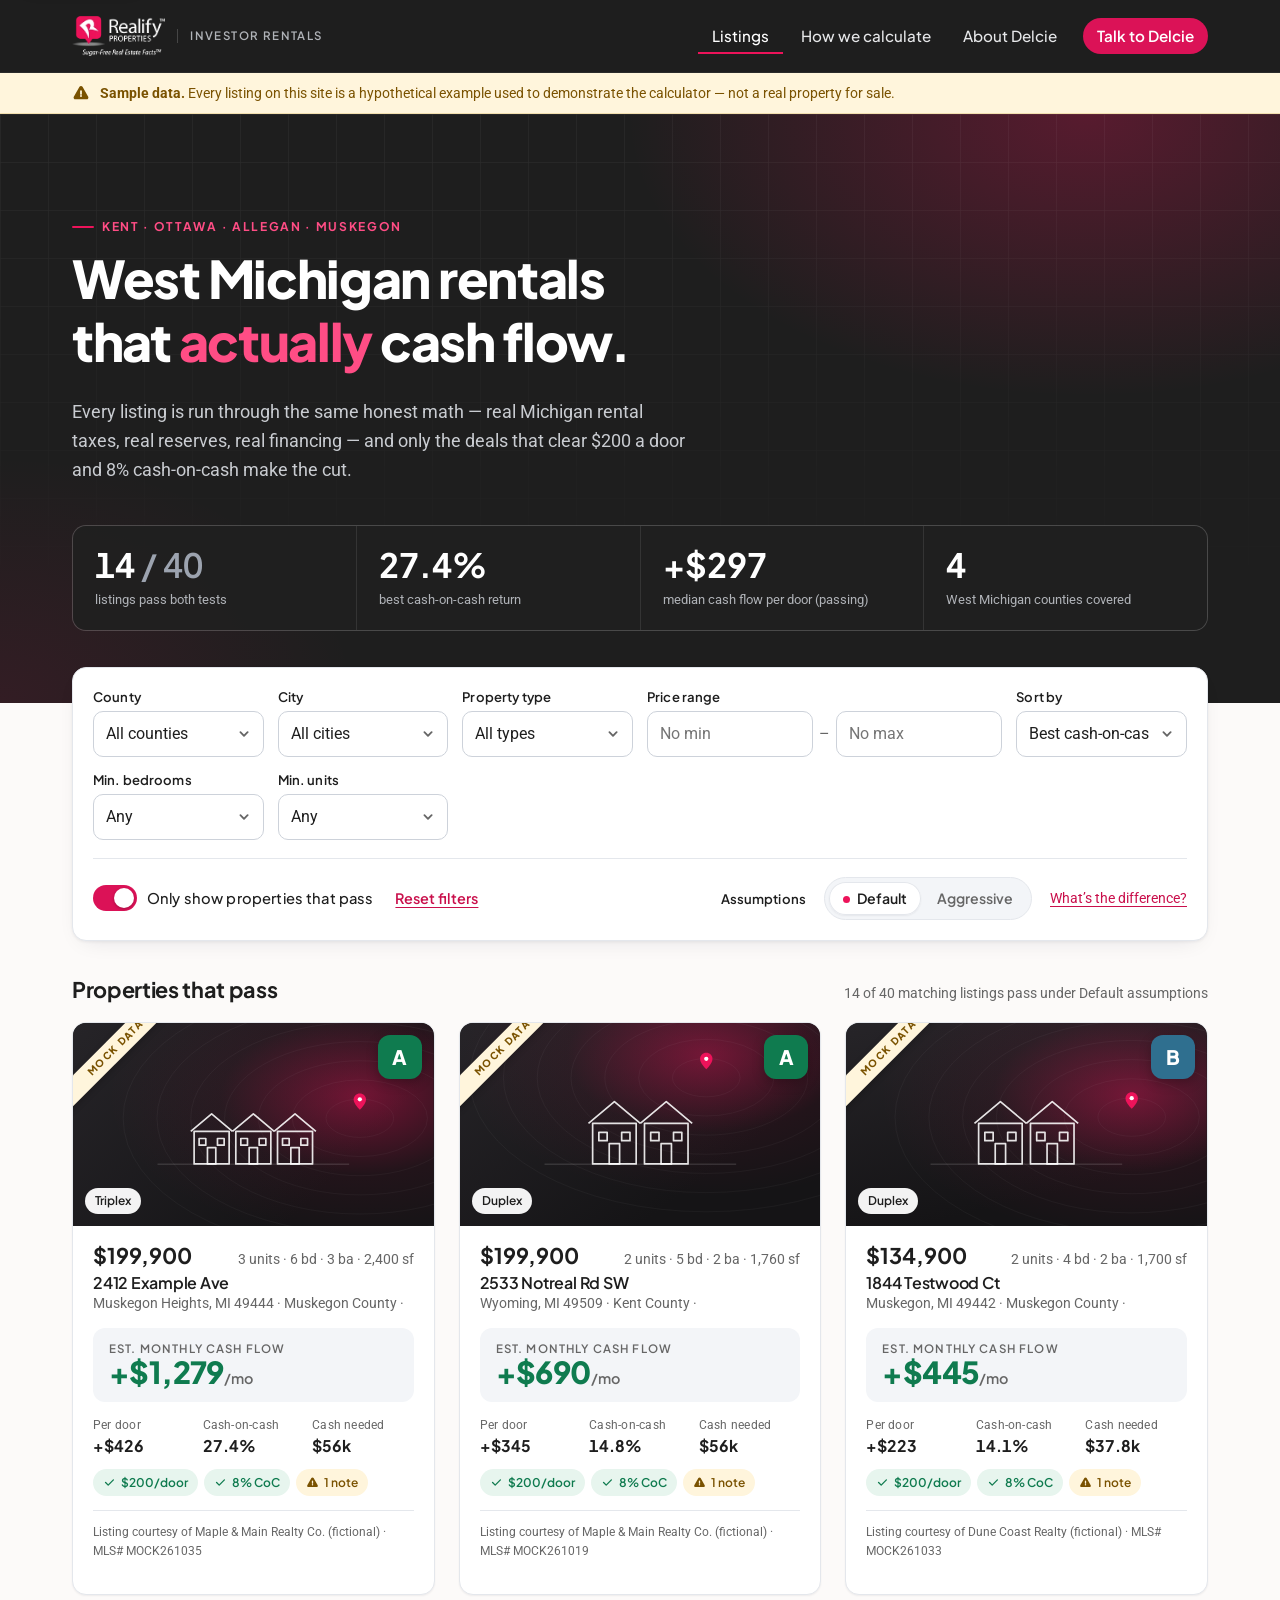
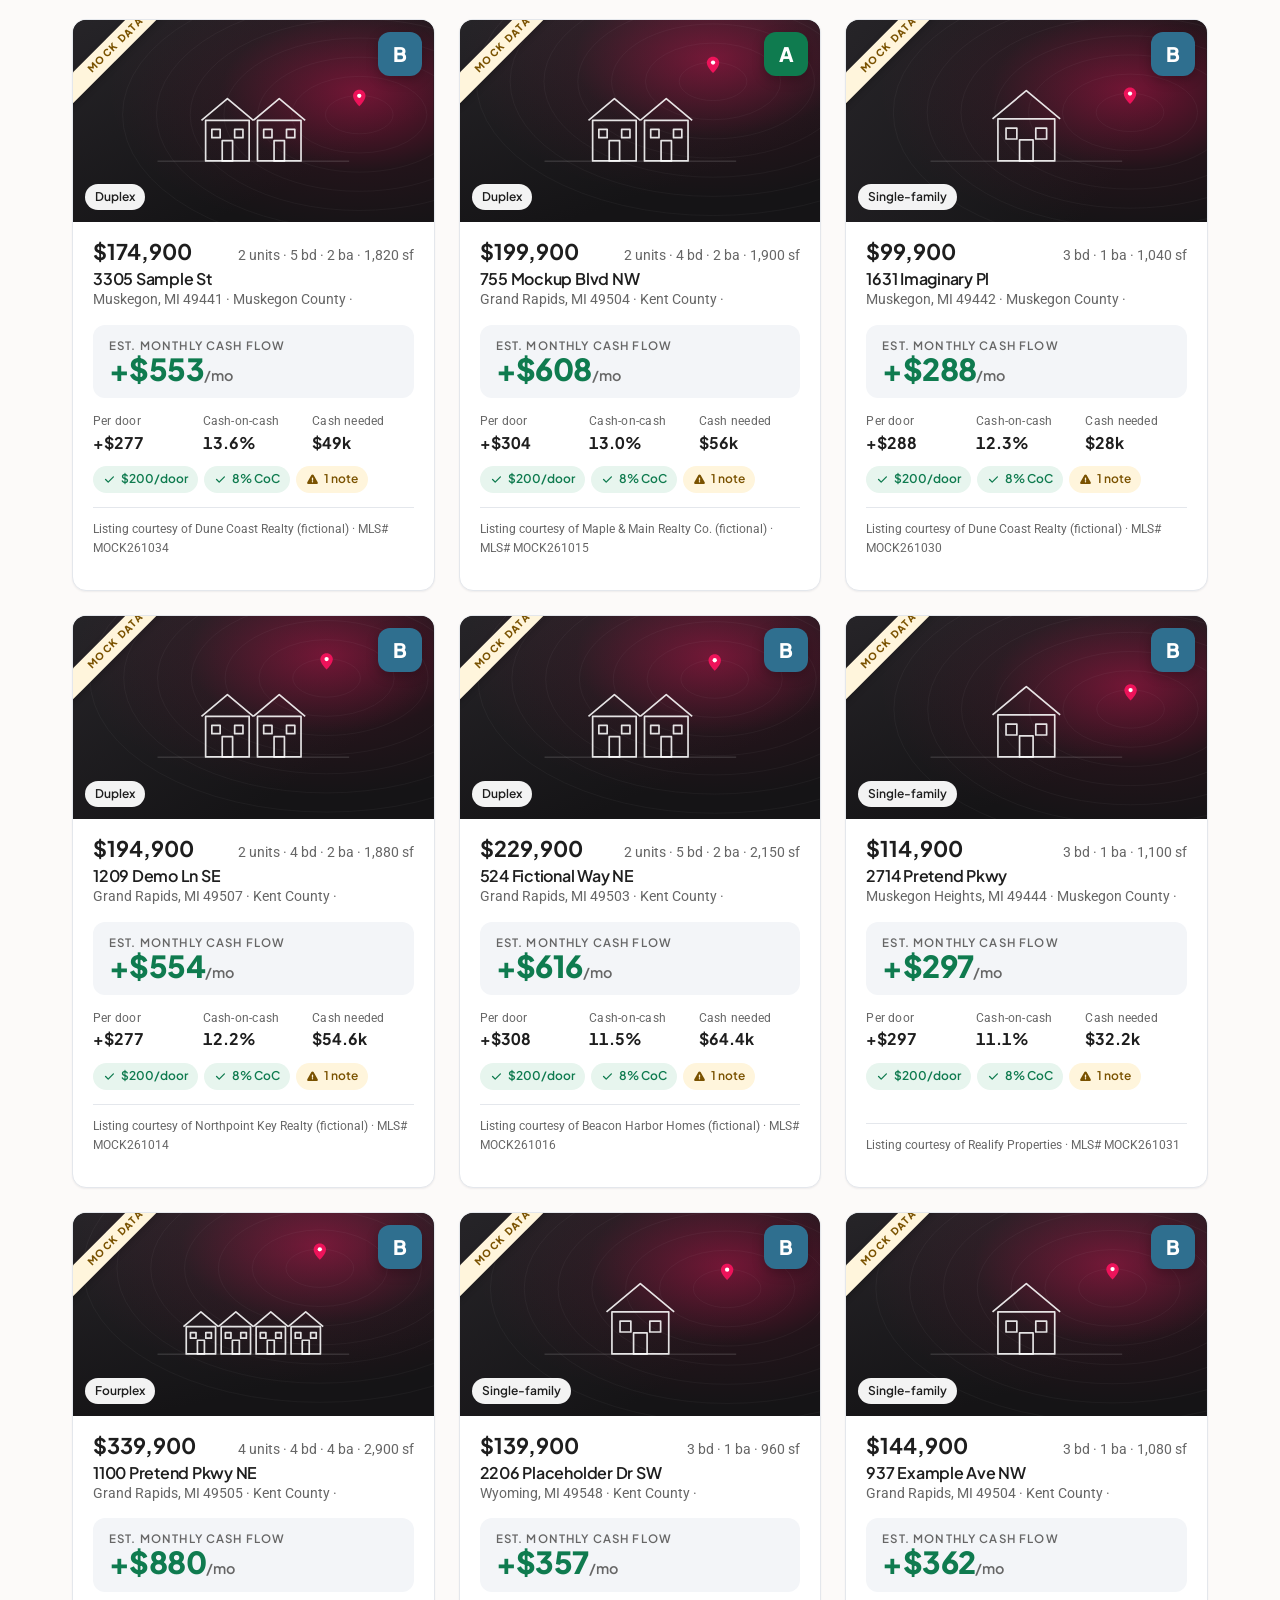
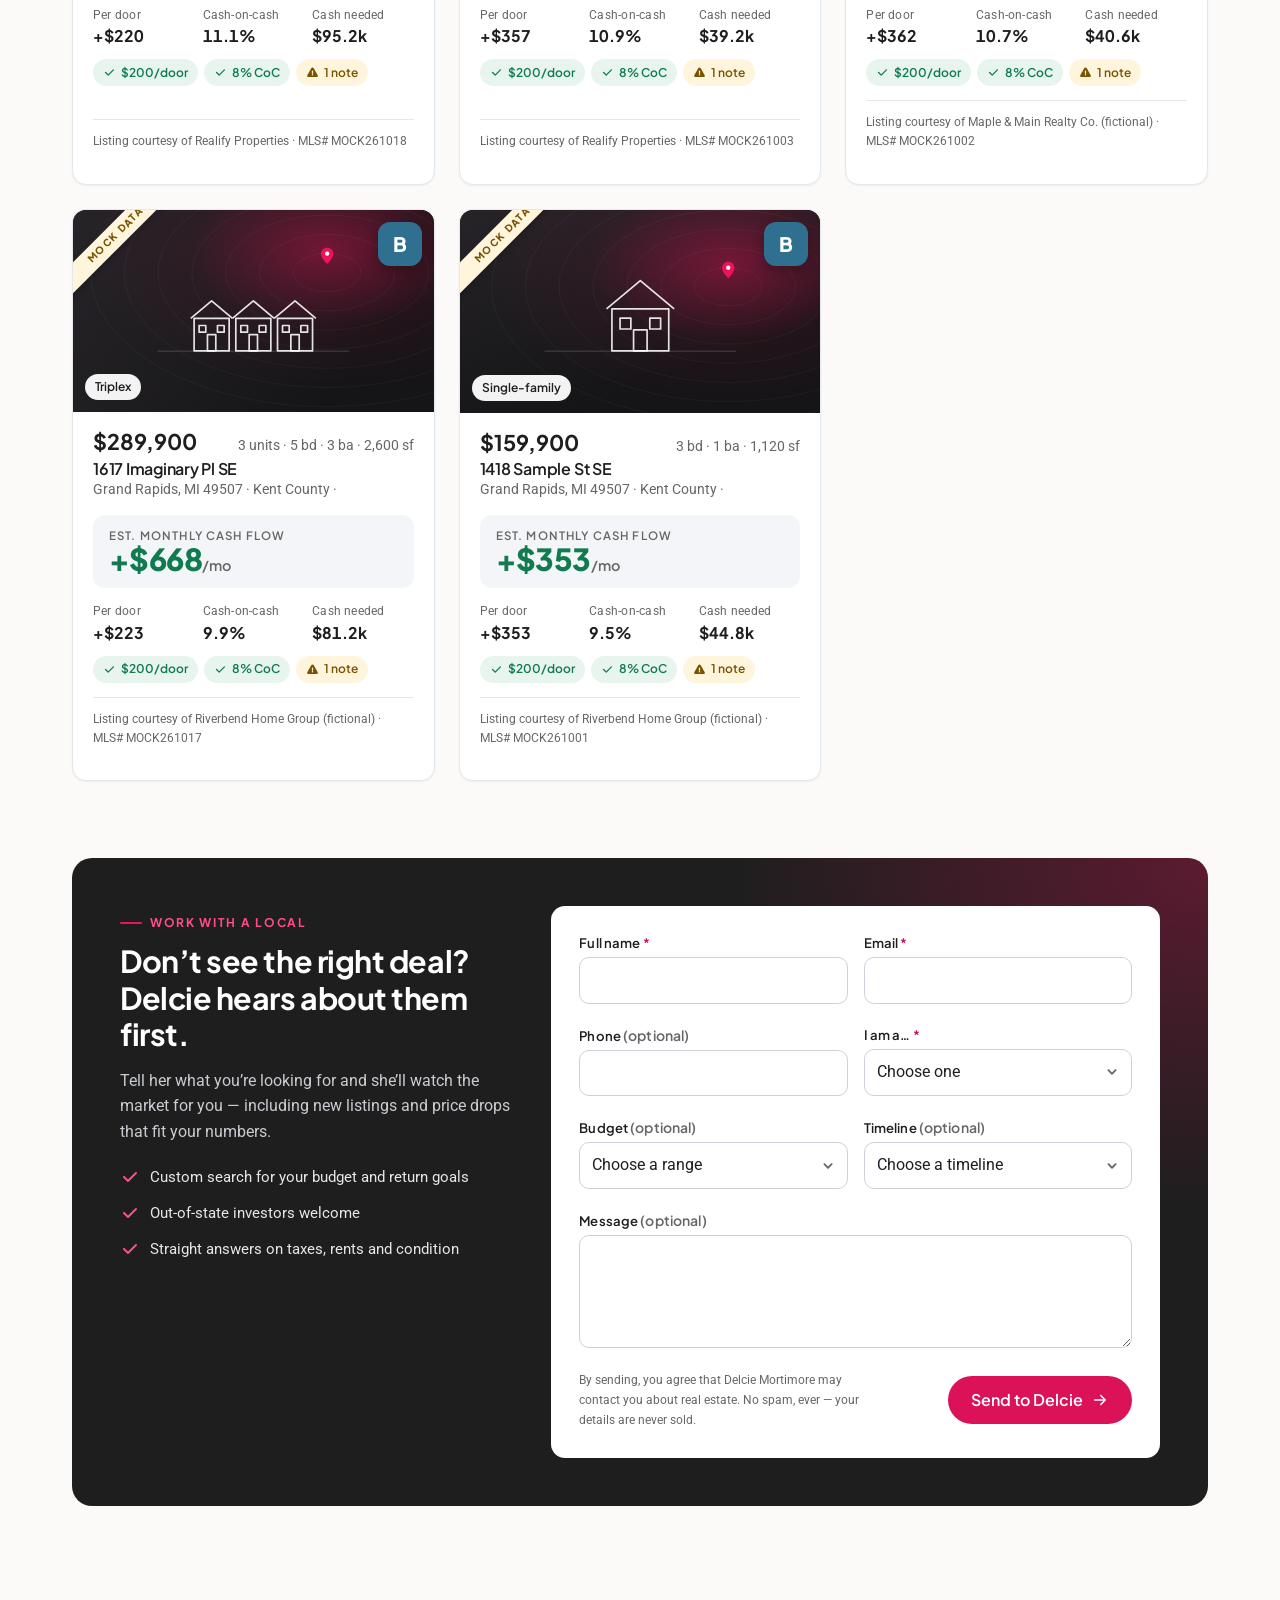
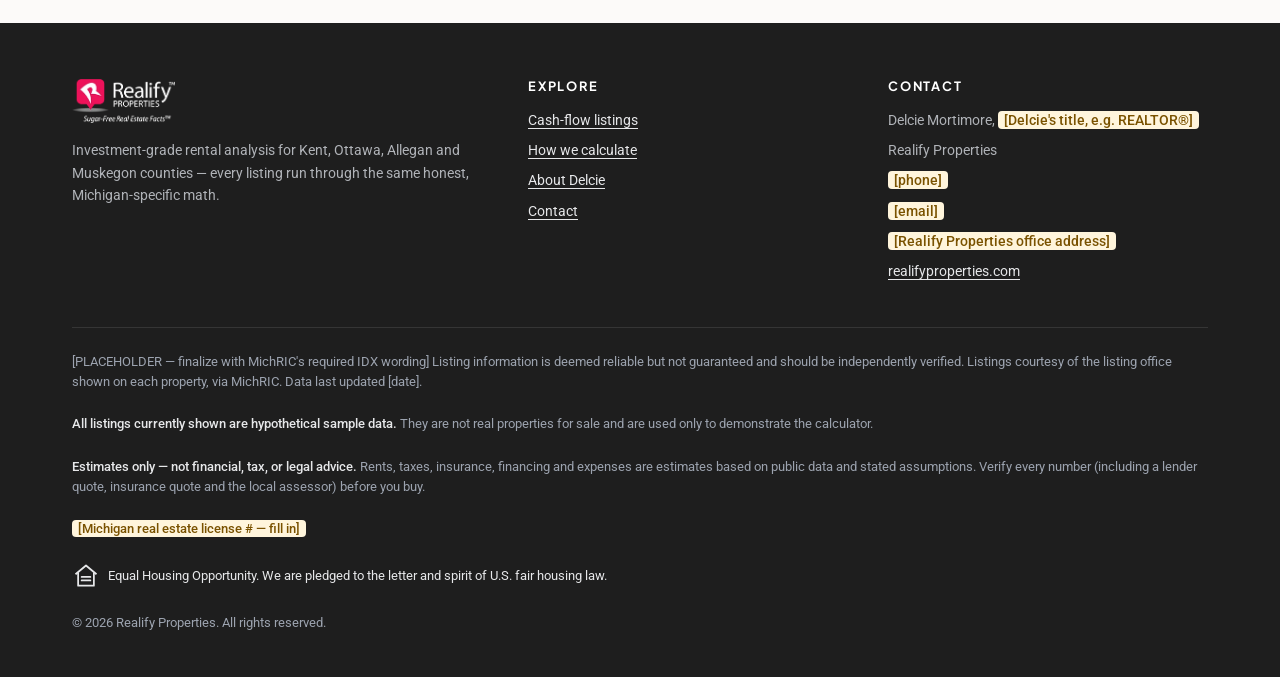
<file: index.html>
<!doctype html>
<html lang="en">
<head>
<meta charset="utf-8">
<meta name="viewport" content="width=device-width, initial-scale=1">
<title>West Michigan Cash-Flow Rentals | Realify Properties</title>
<meta name="description" content="West Michigan rental properties screened for real cash flow — Michigan-specific taxes, honest reserves, and every number shown. Kent, Ottawa, Allegan and Muskegon counties.">
<meta name="theme-color" content="#1E1E1E">
<link rel="icon" href="assets/img/favicon.svg" type="image/svg+xml">
<link rel="preconnect" href="https://fonts.googleapis.com">
<link rel="preconnect" href="https://fonts.gstatic.com" crossorigin>
<link rel="stylesheet" href="https://fonts.googleapis.com/css2?family=Plus+Jakarta+Sans:wght@500;600;700;800&family=Roboto:wght@400;500;700&display=swap">
<link rel="stylesheet" href="assets/css/site.css">
</head>
<body data-page="listings">
<a class="skip-link" href="#main">Skip to content</a>
<header id="site-header" class="site-header"></header>

<main id="main">
  <section class="hero" aria-labelledby="hero-title">
    <div class="container">
      <p class="eyebrow">Kent · Ottawa · Allegan · Muskegon</p>
      <h1 id="hero-title">West Michigan rentals that <em>actually</em> cash flow.</h1>
      <p class="lede">Every listing is run through the same honest math — real Michigan rental taxes, real reserves, real financing — and only the deals that clear <span id="hero-door">$200</span> a door and <span id="hero-coc">8%</span> cash-on-cash make the cut.</p>
      <div class="hero-stats" id="hero-stats" aria-live="polite">
        <div class="hero-stat"><div class="v">—</div><div class="k">Loading…</div></div>
      </div>
    </div>
  </section>

  <div class="container">
    <section class="filters" aria-label="Filter and sort listings">
      <div class="filters-grid">
        <div class="field"><label for="f-county">County</label><select id="f-county"><option value="">All counties</option></select></div>
        <div class="field"><label for="f-city">City</label><select id="f-city"><option value="">All cities</option></select></div>
        <div class="field"><label for="f-type">Property type</label><select id="f-type"><option value="">All types</option></select></div>
        <div class="field span-2">
          <span class="label" id="f-price-label">Price range</span>
          <div class="price-pair" role="group" aria-labelledby="f-price-label">
            <input id="f-price-min" type="number" inputmode="numeric" min="0" step="10000" placeholder="No min" aria-label="Minimum price in dollars">
            <span aria-hidden="true">–</span>
            <input id="f-price-max" type="number" inputmode="numeric" min="0" step="10000" placeholder="No max" aria-label="Maximum price in dollars">
          </div>
        </div>
        <div class="field"><label for="f-sort">Sort by</label>
          <select id="f-sort">
            <option value="coc">Best cash-on-cash</option>
            <option value="perdoor">Best cash flow per door</option>
            <option value="price-asc">Price: low to high</option>
            <option value="price-desc">Price: high to low</option>
            <option value="newest">Newest listings</option>
          </select>
        </div>
        <div class="field"><label for="f-beds">Min. bedrooms</label>
          <select id="f-beds"><option value="0">Any</option><option value="1">1+</option><option value="2">2+</option><option value="3">3+</option><option value="4">4+</option><option value="5">5+</option><option value="6">6+</option></select>
        </div>
        <div class="field"><label for="f-units">Min. units</label>
          <select id="f-units"><option value="0">Any</option><option value="2">2+</option><option value="3">3+</option><option value="4">4</option></select>
        </div>
      </div>
      <div class="filters-row">
        <div class="group">
          <label class="switch"><input type="checkbox" id="f-pass" checked><span class="track" aria-hidden="true"></span>Only show properties that pass</label>
          <button type="button" class="link-btn" id="f-reset">Reset filters</button>
        </div>
        <div class="group">
          <span class="label" id="preset-label">Assumptions</span>
          <div class="segmented" id="f-presets" role="group" aria-labelledby="preset-label">
            <button type="button" data-preset="default" aria-pressed="true">Default</button>
            <button type="button" data-preset="aggressive" aria-pressed="false">Aggressive</button>
          </div>
          <a class="small" href="method.html#presets">What’s the difference?</a>
        </div>
      </div>
    </section>

    <div class="results-head">
      <h2 id="results-title">Properties that pass</h2>
      <p class="muted small" id="results-count" aria-live="polite"></p>
    </div>
    <div class="cards" id="cards">
      <div class="loading" style="grid-column:1/-1"><div class="spinner"></div>Crunching the numbers…</div>
    </div>
  </div>

  <section class="section" aria-labelledby="lead-title">
    <div class="container">
      <div class="lead">
        <div class="lead-inner">
          <div>
            <p class="eyebrow">Work with a local</p>
            <h2 id="lead-title">Don’t see the right deal? Delcie hears about them first.</h2>
            <p class="lede">Tell her what you’re looking for and she’ll watch the market for you — including new listings and price drops that fit your numbers.</p>
            <ul class="lead-points">
              <li><svg viewBox="0 0 20 20" fill="currentColor" aria-hidden="true"><path d="M16.7 5.3a1 1 0 010 1.4l-8 8a1 1 0 01-1.4 0l-4-4a1 1 0 111.4-1.4L8 12.6l7.3-7.3a1 1 0 011.4 0z"/></svg>Custom search for your budget and return goals</li>
              <li><svg viewBox="0 0 20 20" fill="currentColor" aria-hidden="true"><path d="M16.7 5.3a1 1 0 010 1.4l-8 8a1 1 0 01-1.4 0l-4-4a1 1 0 111.4-1.4L8 12.6l7.3-7.3a1 1 0 011.4 0z"/></svg>Out-of-state investors welcome</li>
              <li><svg viewBox="0 0 20 20" fill="currentColor" aria-hidden="true"><path d="M16.7 5.3a1 1 0 010 1.4l-8 8a1 1 0 01-1.4 0l-4-4a1 1 0 111.4-1.4L8 12.6l7.3-7.3a1 1 0 011.4 0z"/></svg>Straight answers on taxes, rents and condition</li>
            </ul>
          </div>
          <div id="lead-form"></div>
        </div>
      </div>
    </div>
  </section>
</main>

<footer id="site-footer" class="site-footer"></footer>

<!-- Settings, then data + engine (order matters), then page scripts -->
<script src="assets/config.js"></script>
<script src="data/assumptions.js"></script>
<script src="data/millage.js"></script>
<script src="data/hud-rents.js"></script>
<script src="data/mock-listings.js"></script>
<script src="js/reso-adapter.js"></script>
<script src="js/cashflow.js"></script>
<script src="js/app.js"></script>
<script src="js/ui-leadform.js"></script>
<script src="js/ui-listings.js"></script>
<script>RealifyLeadForm.mount(document.getElementById("lead-form"), {});</script>
</body>
</html>
</file>
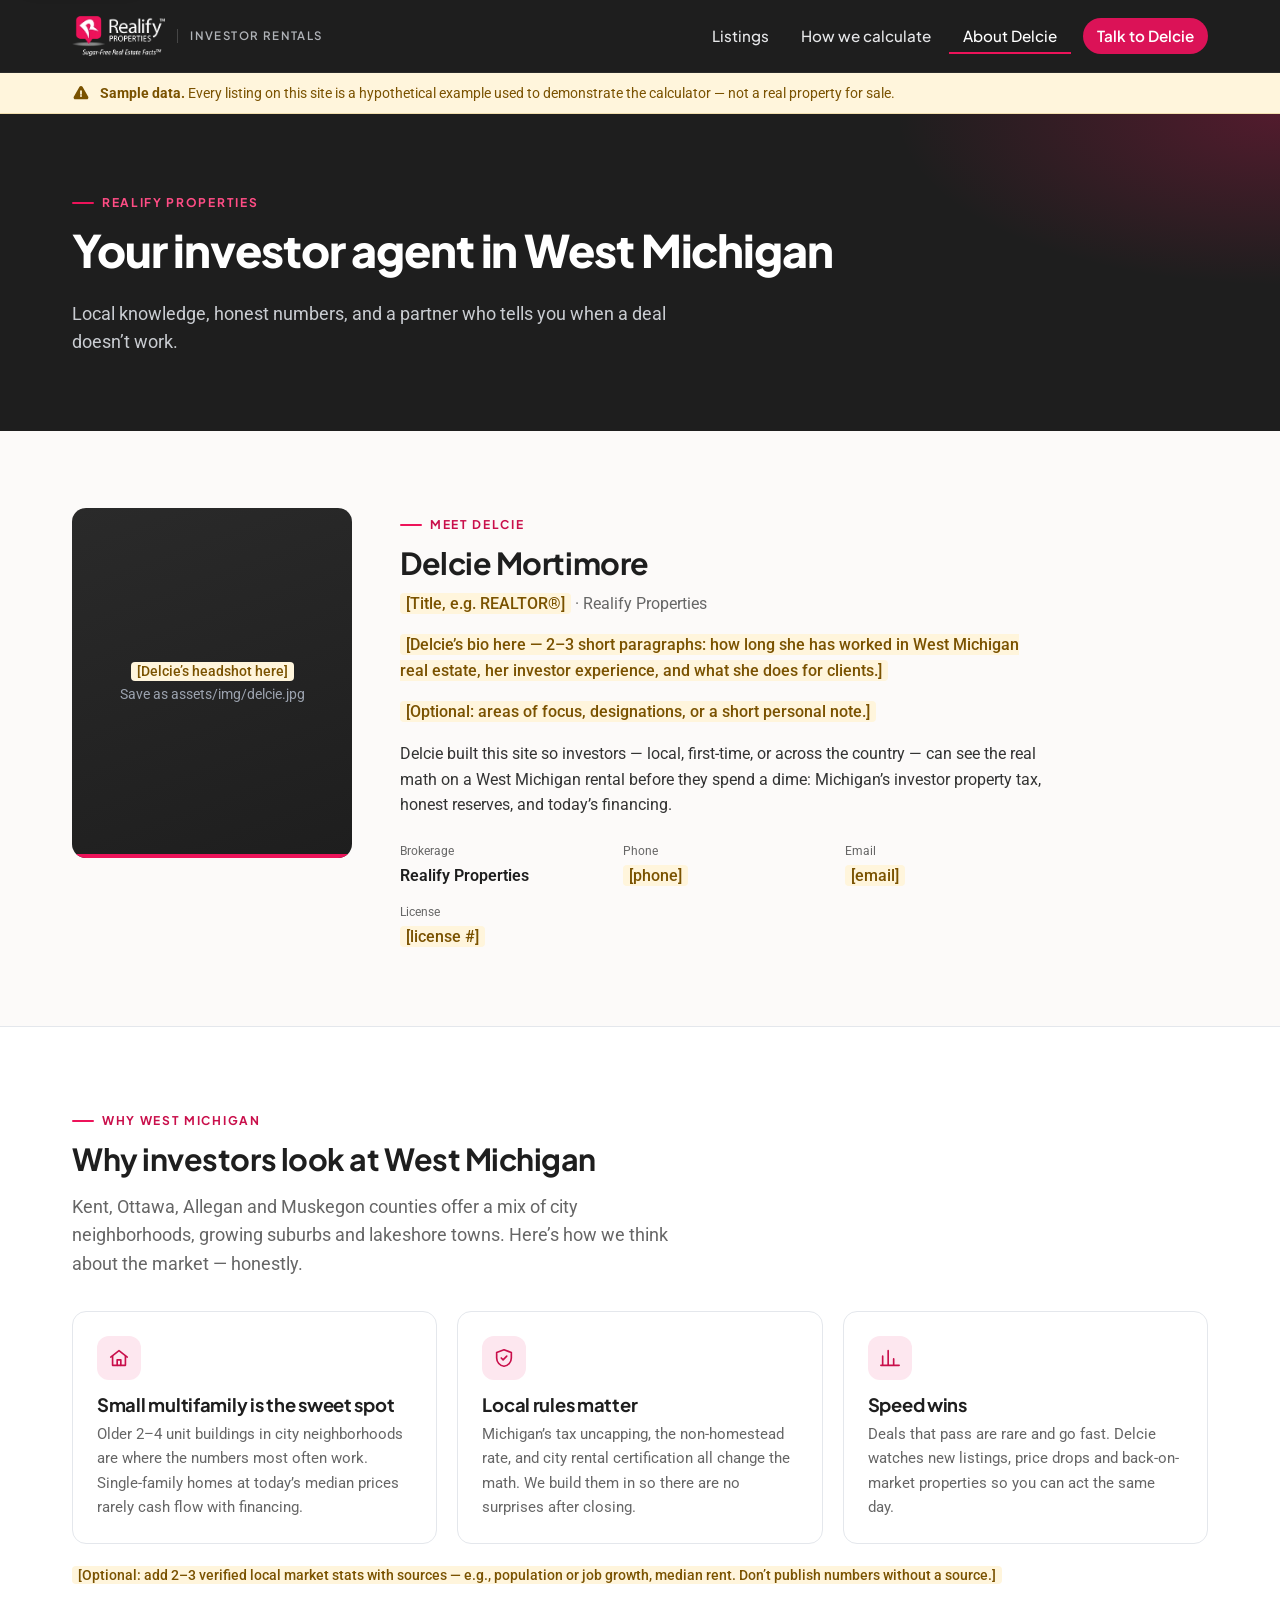
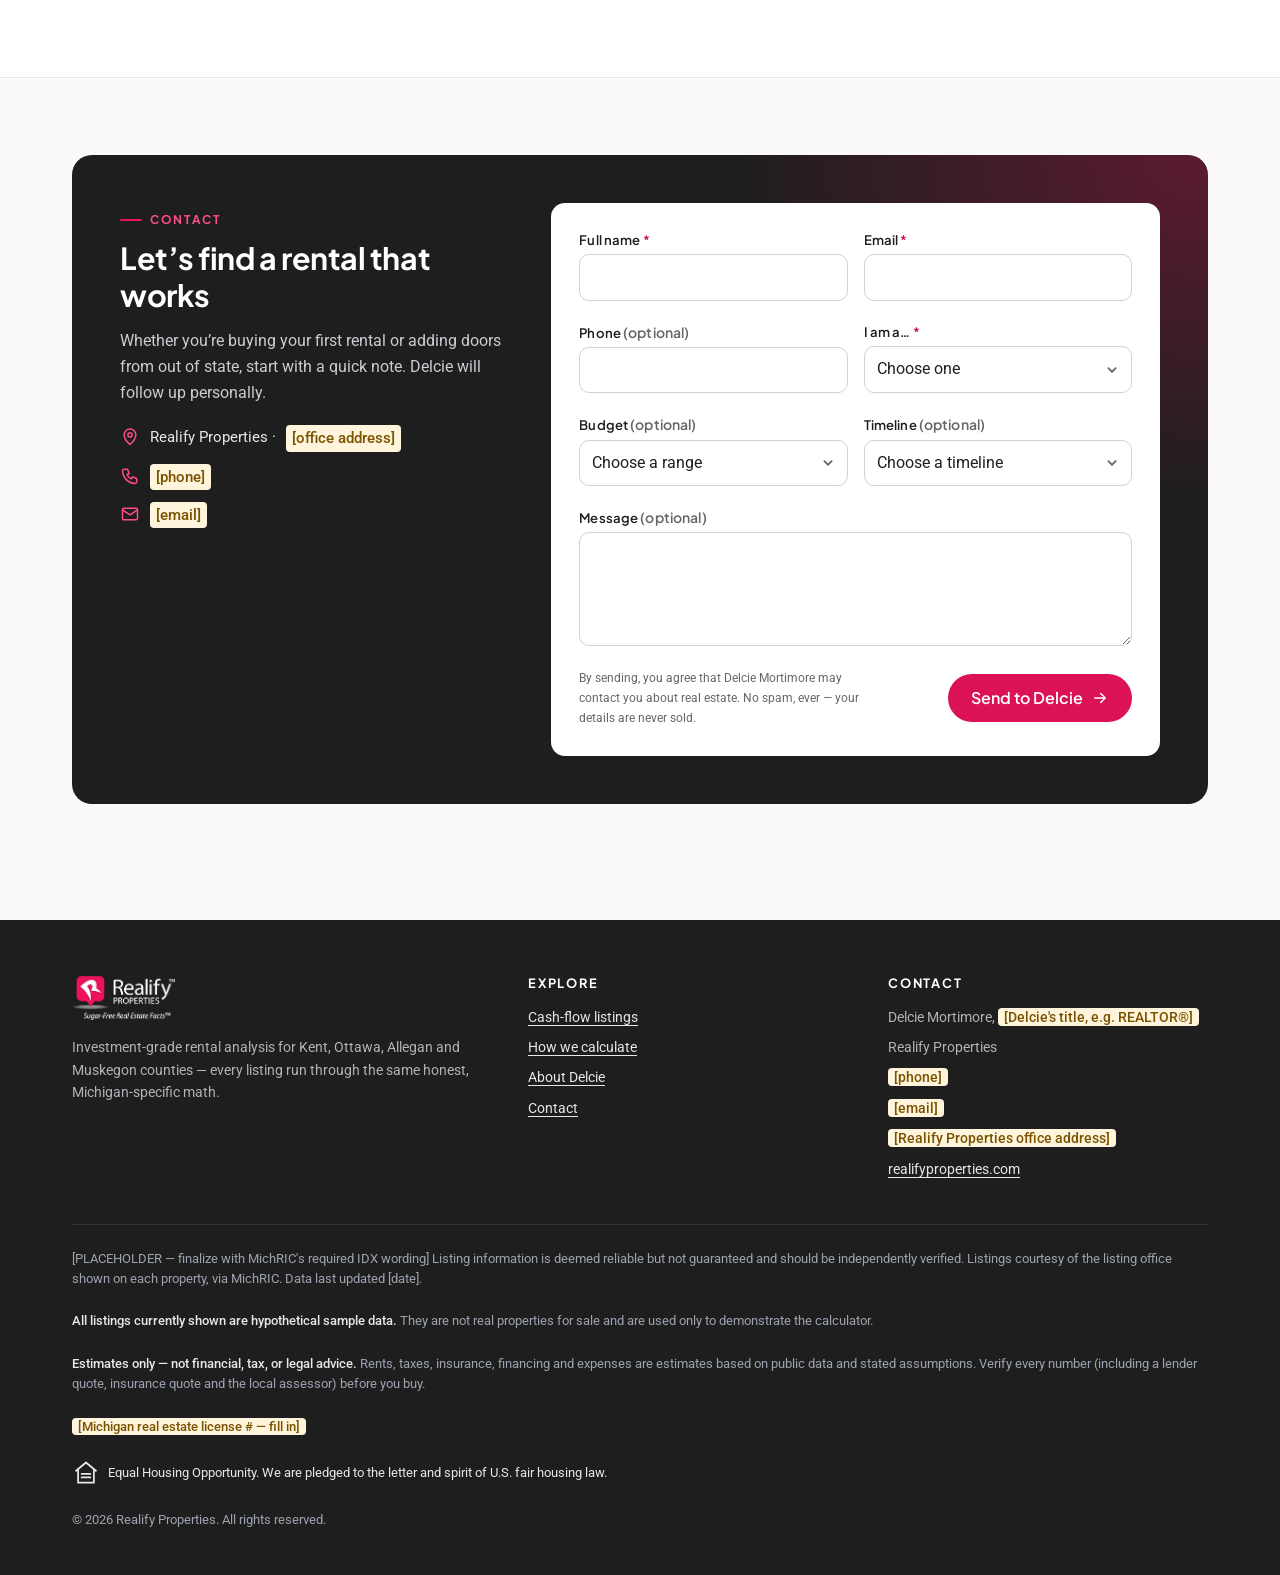
<file: about.html>
<!doctype html>
<html lang="en">
<head>
<meta charset="utf-8">
<meta name="viewport" content="width=device-width, initial-scale=1">
<title>About Delcie Mortimore | Realify Properties</title>
<meta name="description" content="Meet Delcie Mortimore of Realify Properties — helping investors find West Michigan rentals that cash flow. Contact Delcie.">
<meta name="theme-color" content="#1E1E1E">
<link rel="icon" href="assets/img/favicon.svg" type="image/svg+xml">
<link rel="preconnect" href="https://fonts.googleapis.com">
<link rel="preconnect" href="https://fonts.gstatic.com" crossorigin>
<link rel="stylesheet" href="https://fonts.googleapis.com/css2?family=Plus+Jakarta+Sans:wght@500;600;700;800&family=Roboto:wght@400;500;700&display=swap">
<link rel="stylesheet" href="assets/css/site.css">
</head>
<body data-page="about">
<a class="skip-link" href="#main">Skip to content</a>
<header id="site-header" class="site-header"></header>

<main id="main">
  <section class="page-hero" aria-labelledby="a-title">
    <div class="container">
      <p class="eyebrow">Realify Properties</p>
      <h1 id="a-title">Your investor agent in West Michigan</h1>
      <p class="lede">Local knowledge, honest numbers, and a partner who tells you when a deal doesn’t work.</p>
    </div>
  </section>

  <section class="section" aria-labelledby="bio-h">
    <div class="container">
      <div class="bio">
        <div class="portrait" role="img" aria-label="Photo of Delcie coming soon">
          <span><span class="placeholder">[Delcie’s headshot here]</span><br><span class="small">Save as assets/img/delcie.jpg</span></span>
        </div>
        <div class="prose">
          <p class="eyebrow">Meet Delcie</p>
          <h2 id="bio-h" style="margin-top:0">Delcie Mortimore</h2>
          <p class="muted" style="margin-top:-6px"><span class="placeholder">[Title, e.g. REALTOR®]</span> · Realify Properties</p>
          <p><span class="placeholder">[Delcie’s bio here — 2–3 short paragraphs: how long she has worked in West Michigan real estate, her investor experience, and what she does for clients.]</span></p>
          <p><span class="placeholder">[Optional: areas of focus, designations, or a short personal note.]</span></p>
          <p>Delcie built this site so investors — local, first-time, or across the country — can see the real math on a West Michigan rental before they spend a dime: Michigan’s investor property tax, honest reserves, and today’s financing.</p>
          <dl class="facts-list" style="margin-top:24px">
            <div><dt>Brokerage</dt><dd>Realify Properties</dd></div>
            <div><dt>Phone</dt><dd><span class="placeholder">[phone]</span></dd></div>
            <div><dt>Email</dt><dd><span class="placeholder">[email]</span></dd></div>
            <div><dt>License</dt><dd><span class="placeholder">[license #]</span></dd></div>
          </dl>
        </div>
      </div>
    </div>
  </section>

  <section class="section" style="background:var(--surface);border-top:1px solid var(--line);border-bottom:1px solid var(--line)" aria-labelledby="why-h">
    <div class="container">
      <p class="eyebrow">Why West Michigan</p>
      <h2 id="why-h">Why investors look at West Michigan</h2>
      <p class="lede" style="margin-bottom:32px">Kent, Ottawa, Allegan and Muskegon counties offer a mix of city neighborhoods, growing suburbs and lakeshore towns. Here’s how we think about the market — honestly.</p>
      <div class="feature-grid">
        <div class="feature">
          <div class="ico"><svg viewBox="0 0 24 24" fill="none" stroke="currentColor" stroke-width="1.8" stroke-linecap="round" stroke-linejoin="round" aria-hidden="true"><path d="M3 11l9-7 9 7"/><path d="M5 10v10h14V10"/><path d="M10 20v-6h4v6"/></svg></div>
          <h3>Small multifamily is the sweet spot</h3>
          <p>Older 2–4 unit buildings in city neighborhoods are where the numbers most often work. Single-family homes at today’s median prices rarely cash flow with financing.</p>
        </div>
        <div class="feature">
          <div class="ico"><svg viewBox="0 0 24 24" fill="none" stroke="currentColor" stroke-width="1.8" stroke-linecap="round" stroke-linejoin="round" aria-hidden="true"><path d="M12 3l8 3v6c0 4.5-3.4 8.3-8 9-4.6-.7-8-4.5-8-9V6l8-3z"/><path d="M9 12l2 2 4-4"/></svg></div>
          <h3>Local rules matter</h3>
          <p>Michigan’s tax uncapping, the non-homestead rate, and city rental certification all change the math. We build them in so there are no surprises after closing.</p>
        </div>
        <div class="feature">
          <div class="ico"><svg viewBox="0 0 24 24" fill="none" stroke="currentColor" stroke-width="1.8" stroke-linecap="round" stroke-linejoin="round" aria-hidden="true"><path d="M4 20V10M10 20V4M16 20v-7M22 20H2"/></svg></div>
          <h3>Speed wins</h3>
          <p>Deals that pass are rare and go fast. Delcie watches new listings, price drops and back-on-market properties so you can act the same day.</p>
        </div>
      </div>
      <p class="small muted" style="margin-top:20px"><span class="placeholder">[Optional: add 2–3 verified local market stats with sources — e.g., population or job growth, median rent. Don’t publish numbers without a source.]</span></p>
    </div>
  </section>

  <section class="section" aria-labelledby="lead-title" id="contact">
    <div class="container">
      <div class="lead">
        <div class="lead-inner">
          <div>
            <p class="eyebrow">Contact</p>
            <h2 id="lead-title">Let’s find a rental that works</h2>
            <p class="lede">Whether you’re buying your first rental or adding doors from out of state, start with a quick note. Delcie will follow up personally.</p>
            <ul class="lead-points">
              <li><svg viewBox="0 0 24 24" fill="none" stroke="currentColor" stroke-width="1.8" stroke-linecap="round" stroke-linejoin="round" aria-hidden="true"><path d="M12 21s-7-6.2-7-11.5A7 7 0 0119 9.5C19 14.8 12 21 12 21z"/><circle cx="12" cy="9.5" r="2.5"/></svg>Realify Properties · <span class="placeholder">[office address]</span></li>
              <li><svg viewBox="0 0 24 24" fill="none" stroke="currentColor" stroke-width="1.8" stroke-linecap="round" stroke-linejoin="round" aria-hidden="true"><path d="M5 4h4l2 5-2.5 1.5a11 11 0 005 5L15 13l5 2v4a2 2 0 01-2 2A16 16 0 013 6a2 2 0 012-2"/></svg><span class="placeholder">[phone]</span></li>
              <li><svg viewBox="0 0 24 24" fill="none" stroke="currentColor" stroke-width="1.8" stroke-linecap="round" stroke-linejoin="round" aria-hidden="true"><rect x="3" y="5" width="18" height="14" rx="2"/><path d="M3 7l9 6 9-6"/></svg><span class="placeholder">[email]</span></li>
            </ul>
          </div>
          <div id="lead-form"></div>
        </div>
      </div>
    </div>
  </section>
</main>

<footer id="site-footer" class="site-footer"></footer>

<script src="assets/config.js"></script>
<script src="js/app.js"></script>
<script src="js/ui-leadform.js"></script>
<script>RealifyLeadForm.mount(document.getElementById("lead-form"), {});</script>
</body>
</html>
</file>
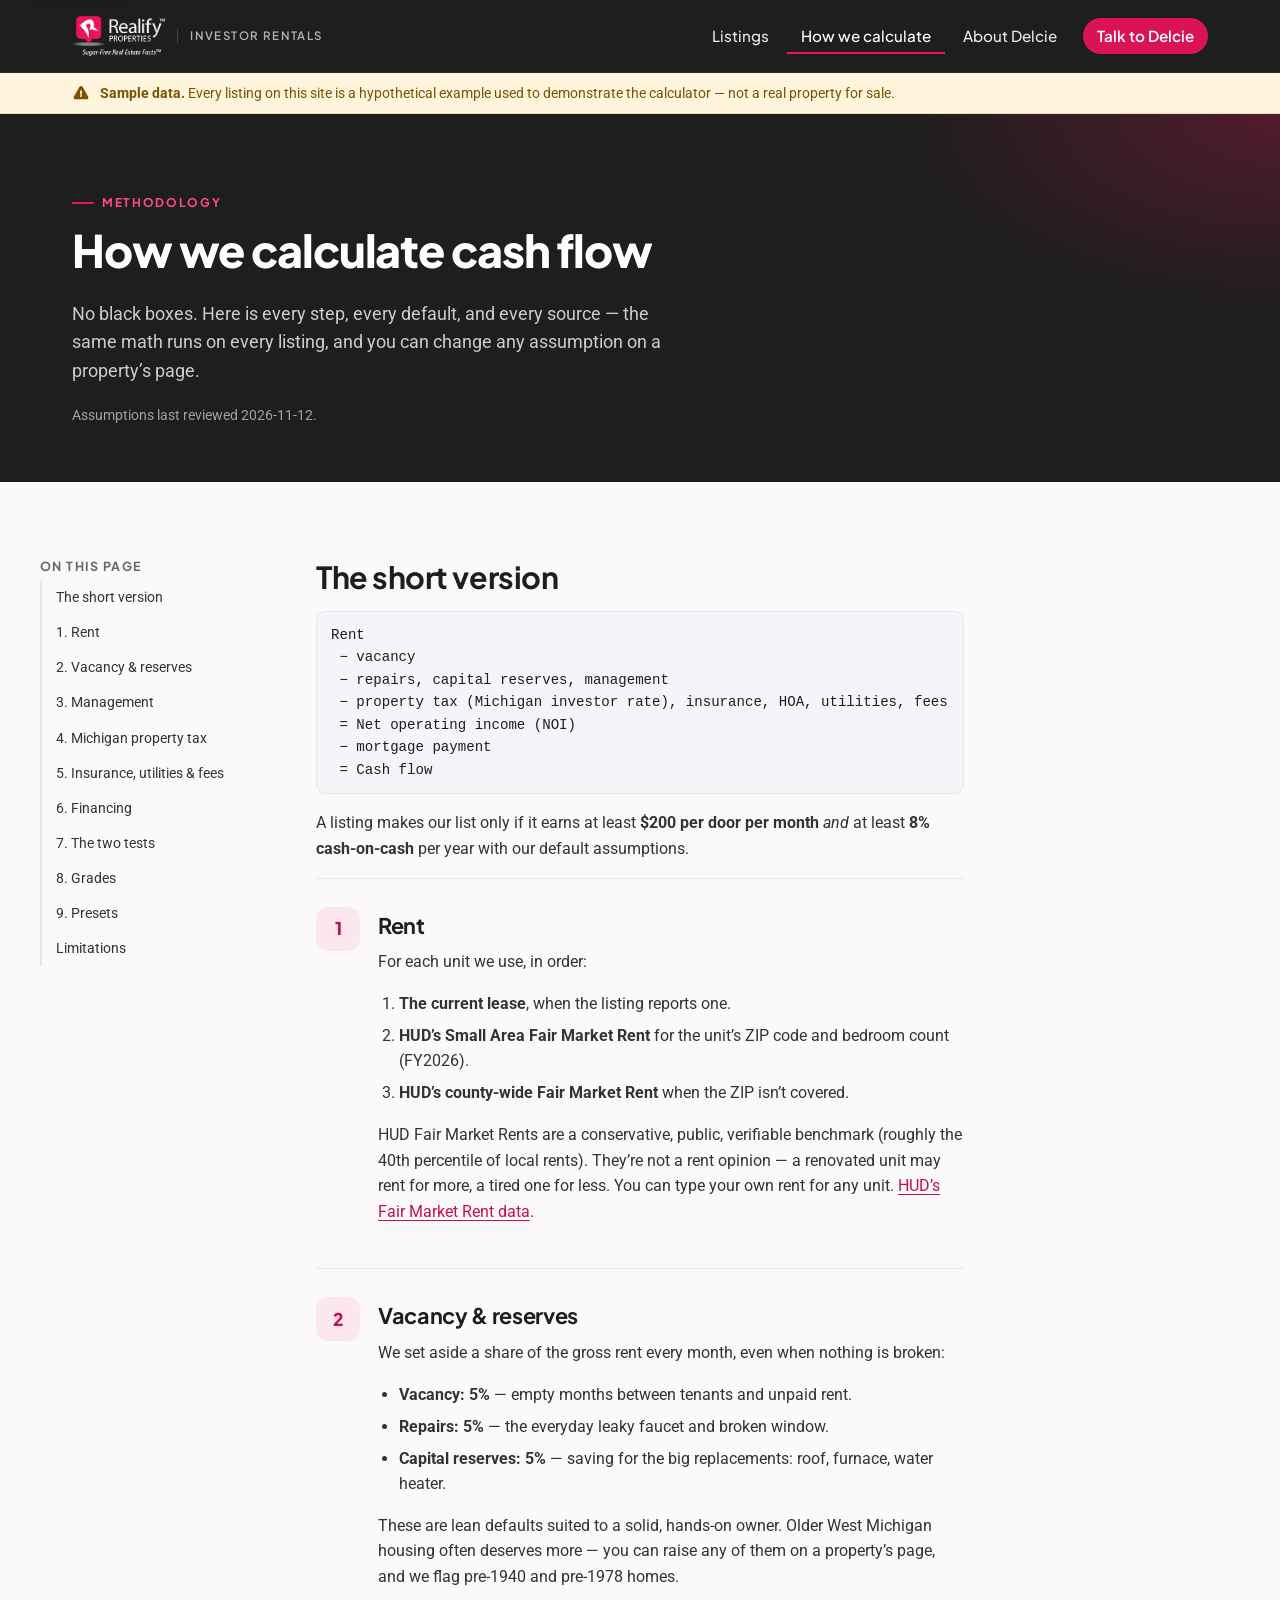
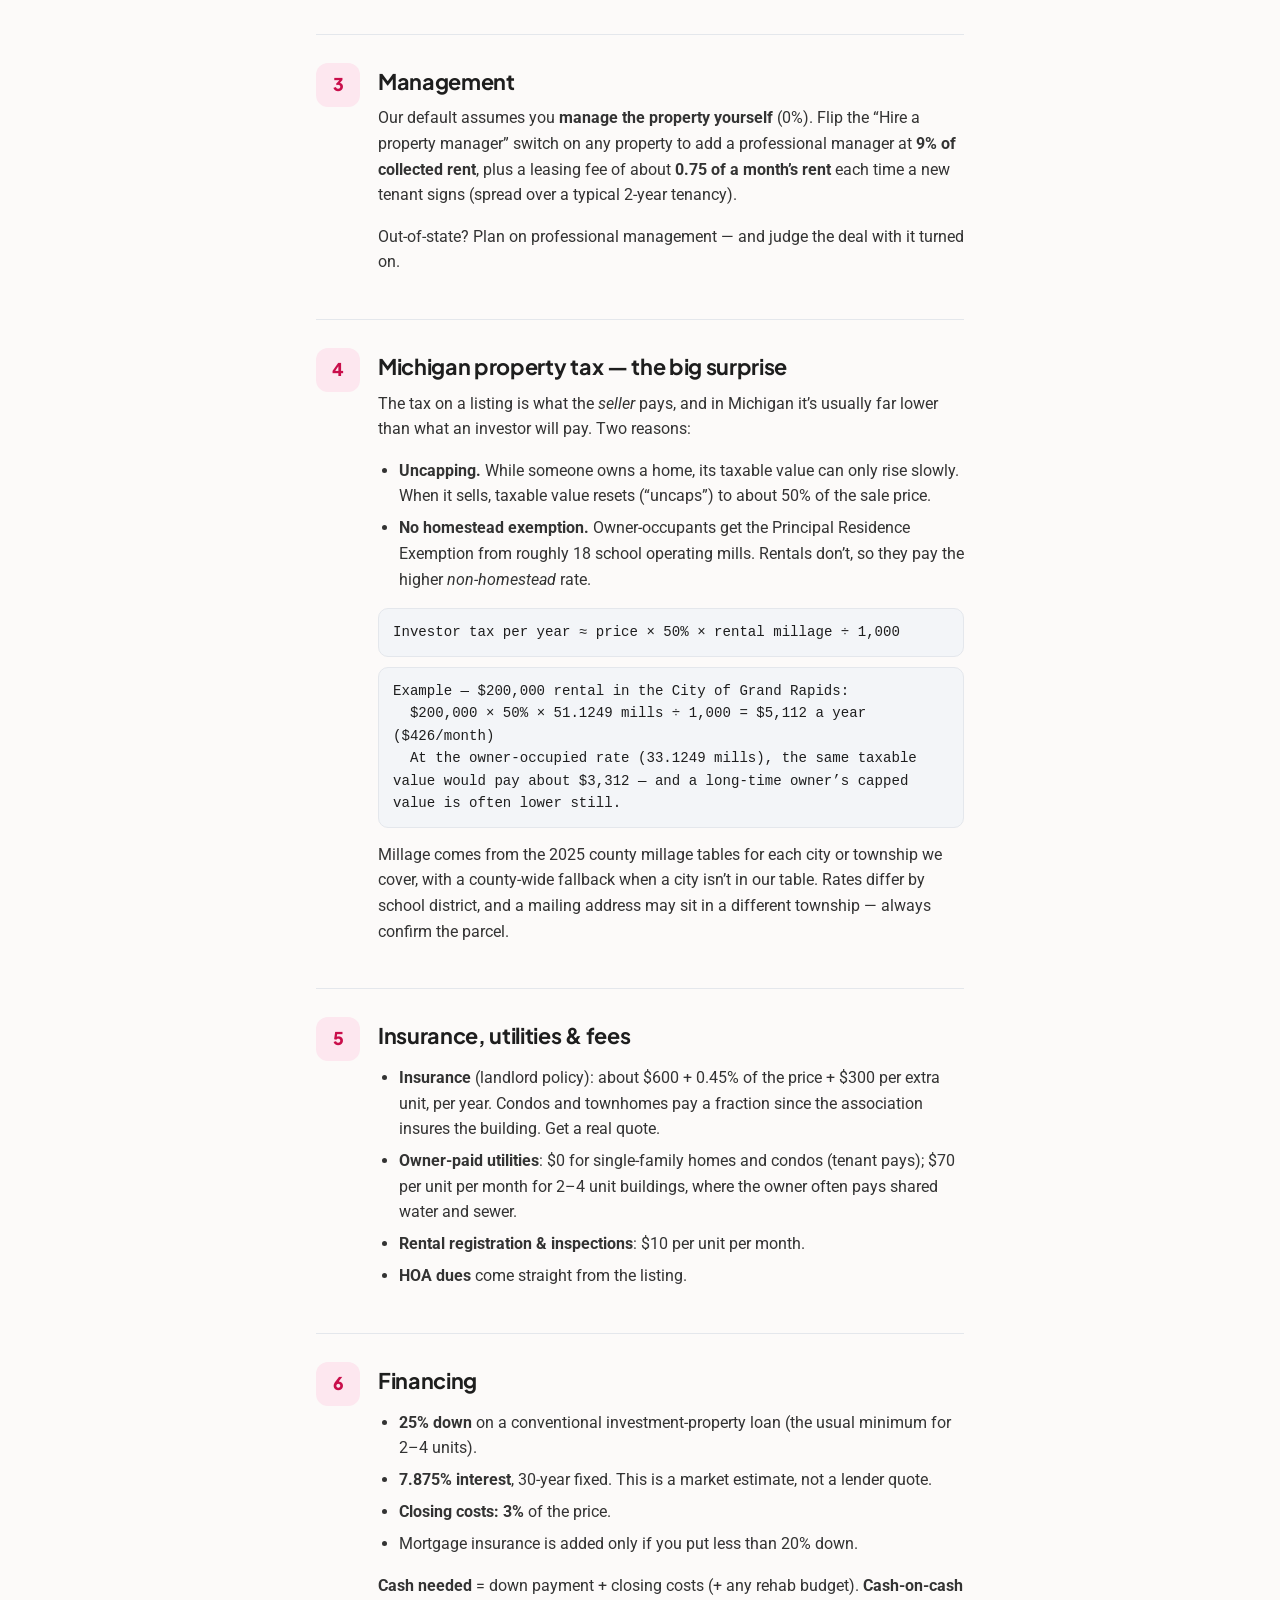
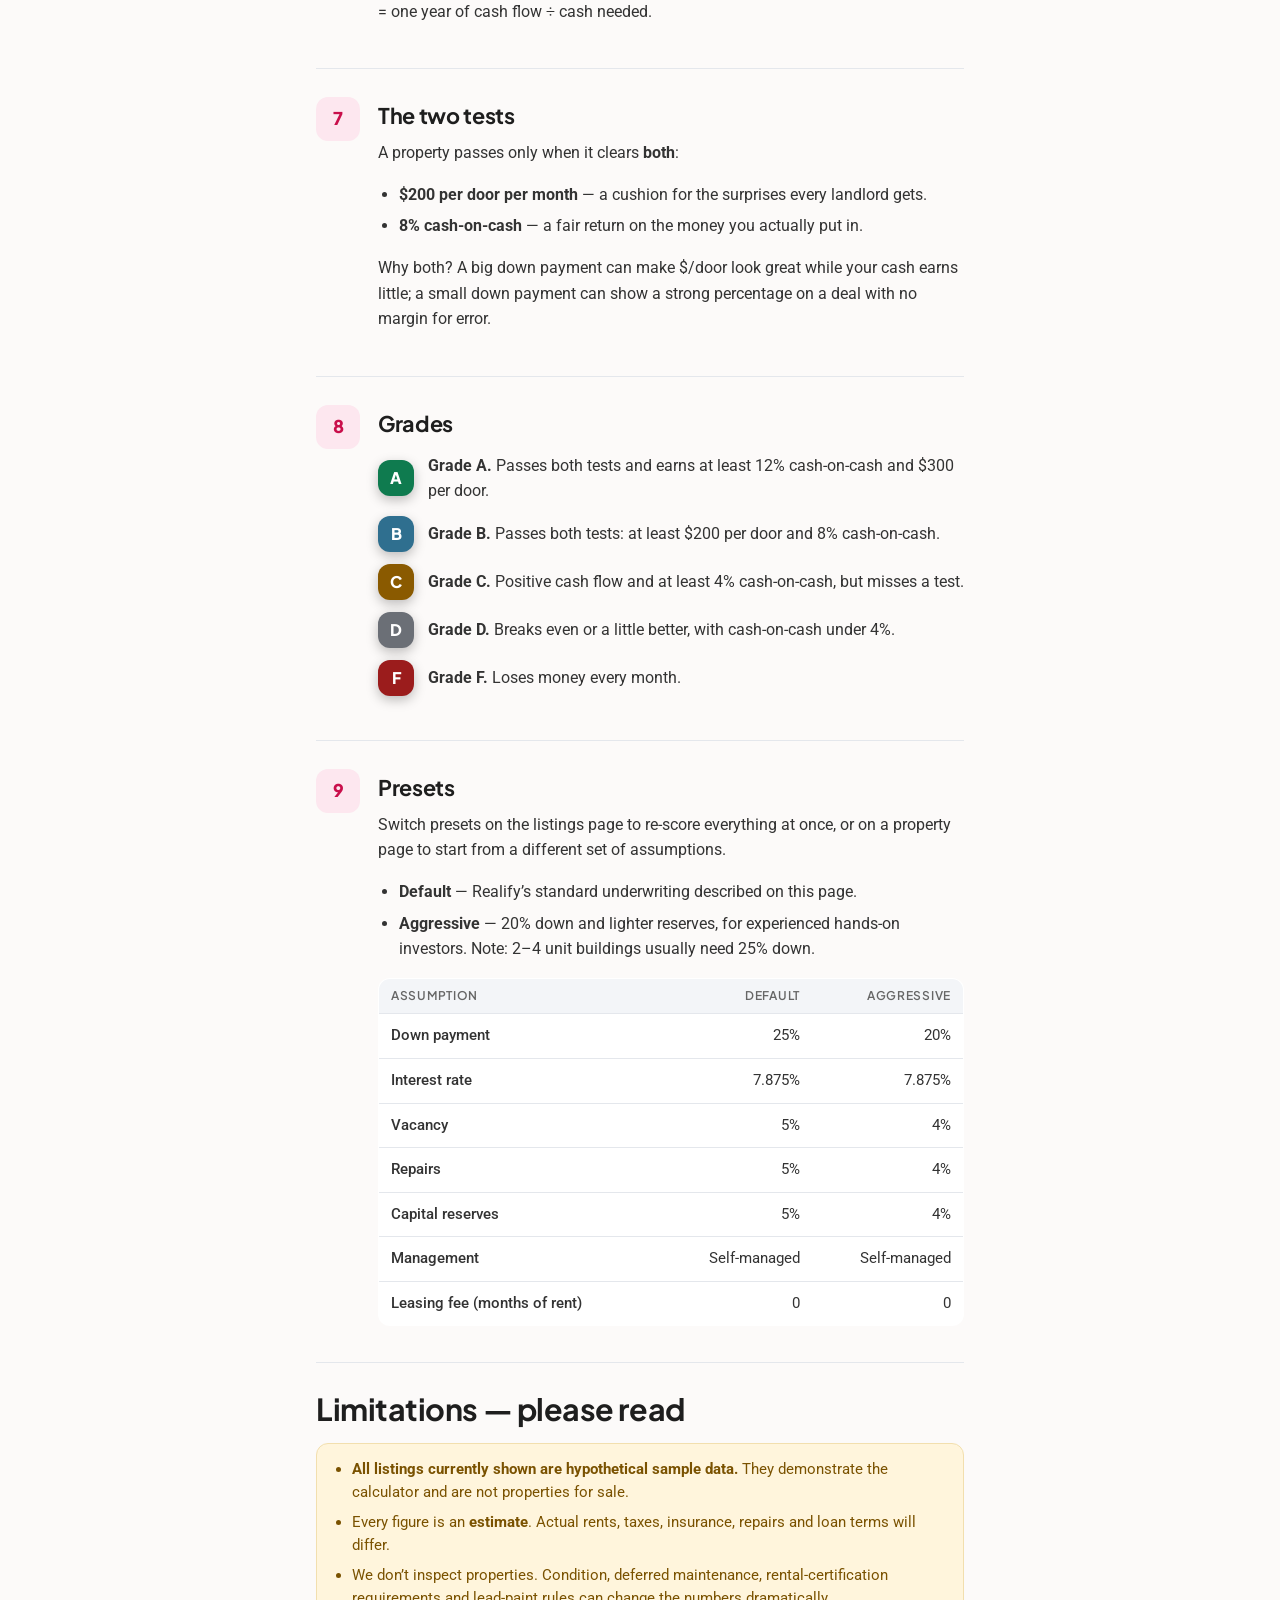
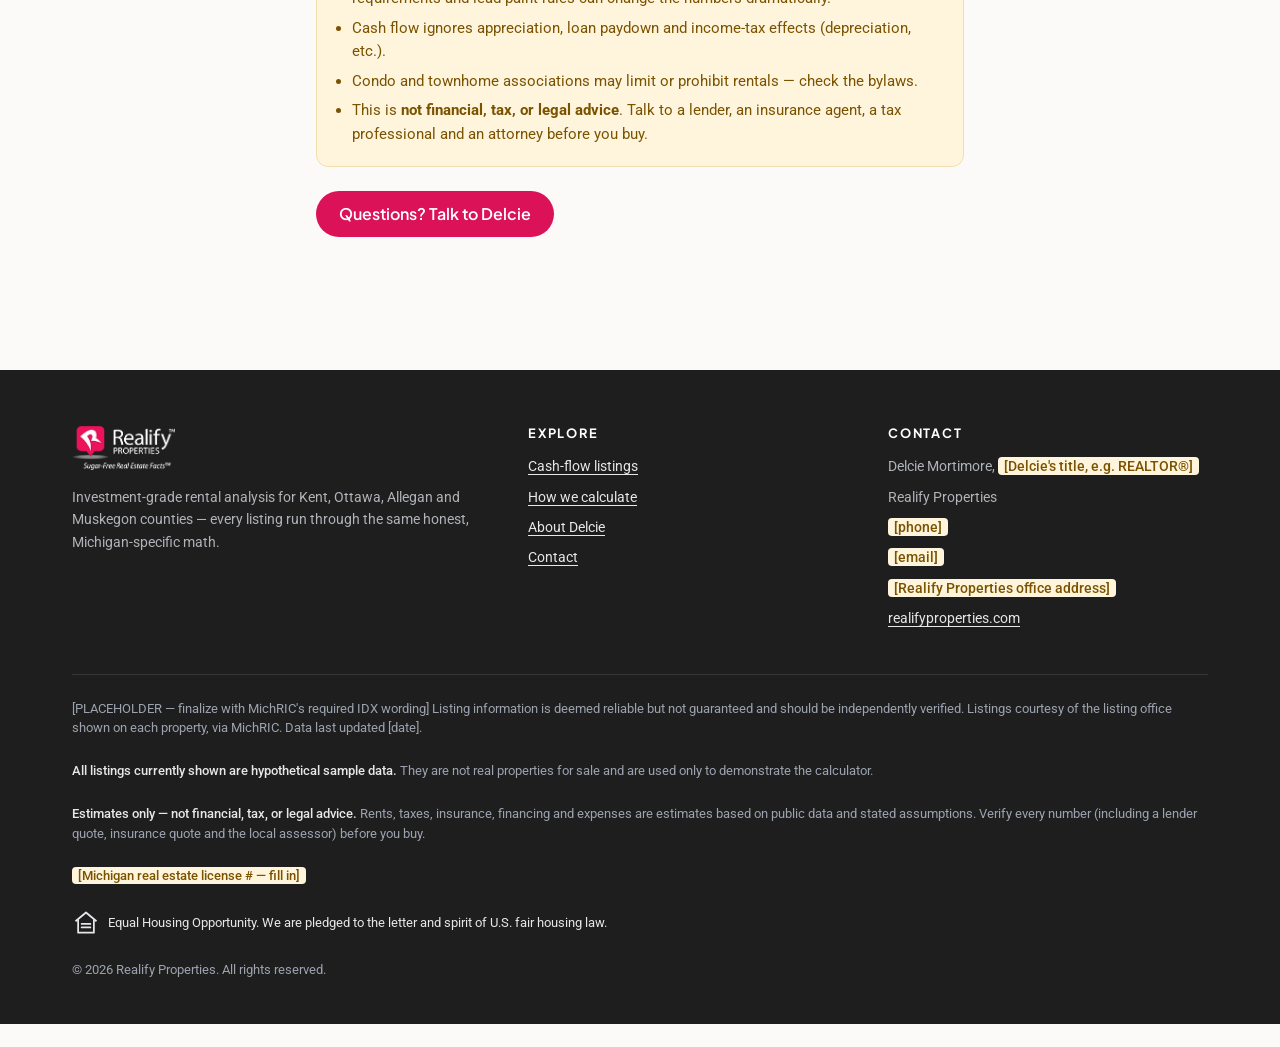
<file: method.html>
<!doctype html>
<html lang="en">
<head>
<meta charset="utf-8">
<meta name="viewport" content="width=device-width, initial-scale=1">
<title>How We Calculate Cash Flow | Realify Properties</title>
<meta name="description" content="Plain-English explanation of how Realify estimates rent, Michigan investor property tax, reserves, financing and cash flow for West Michigan rentals.">
<meta name="theme-color" content="#1E1E1E">
<link rel="icon" href="assets/img/favicon.svg" type="image/svg+xml">
<link rel="preconnect" href="https://fonts.googleapis.com">
<link rel="preconnect" href="https://fonts.gstatic.com" crossorigin>
<link rel="stylesheet" href="https://fonts.googleapis.com/css2?family=Plus+Jakarta+Sans:wght@500;600;700;800&family=Roboto:wght@400;500;700&display=swap">
<link rel="stylesheet" href="assets/css/site.css">
</head>
<body data-page="method">
<a class="skip-link" href="#main">Skip to content</a>
<header id="site-header" class="site-header"></header>

<main id="main">
  <section class="page-hero" aria-labelledby="m-title">
    <div class="container">
      <p class="eyebrow">Methodology</p>
      <h1 id="m-title">How we calculate cash flow</h1>
      <p class="lede">No black boxes. Here is every step, every default, and every source — the same math runs on every listing, and you can change any assumption on a property’s page.</p>
      <p class="small" style="color:#9CA3AF;margin:0">Assumptions last reviewed <span id="as-of">—</span>.</p>
    </div>
  </section>

  <div class="container section">
    <div id="method-error"></div>
    <div class="article-grid">
      <nav class="toc" aria-labelledby="toc-title">
        <h2 id="toc-title">On this page</h2>
        <ol>
          <li><a href="#short">The short version</a></li>
          <li><a href="#rent">1. Rent</a></li>
          <li><a href="#reserves">2. Vacancy &amp; reserves</a></li>
          <li><a href="#management">3. Management</a></li>
          <li><a href="#tax">4. Michigan property tax</a></li>
          <li><a href="#other">5. Insurance, utilities &amp; fees</a></li>
          <li><a href="#financing">6. Financing</a></li>
          <li><a href="#tests">7. The two tests</a></li>
          <li><a href="#grades">8. Grades</a></li>
          <li><a href="#presets">9. Presets</a></li>
          <li><a href="#limits">Limitations</a></li>
        </ol>
      </nav>

      <article class="prose">
        <section id="short" aria-labelledby="short-h">
          <h2 id="short-h" style="margin-top:0">The short version</h2>
          <div class="formula">Rent
 − vacancy
 − repairs, capital reserves, management
 − property tax (Michigan investor rate), insurance, HOA, utilities, fees
 = Net operating income (NOI)
 − mortgage payment
 = Cash flow</div>
          <p style="margin-top:16px">A listing makes our list only if it earns at least <strong><span data-a="minPerDoor" data-fmt="money"></span> per door per month</strong> <em>and</em> at least <strong><span data-a="minCashOnCash" data-fmt="pct"></span> cash-on-cash</strong> per year with our default assumptions.</p>
        </section>

        <section class="step" id="rent" aria-labelledby="rent-h">
          <div class="n" aria-hidden="true">1</div>
          <div>
            <h2 id="rent-h">Rent</h2>
            <p>For each unit we use, in order:</p>
            <ol>
              <li><strong>The current lease</strong>, when the listing reports one.</li>
              <li><strong>HUD’s Small Area Fair Market Rent</strong> for the unit’s ZIP code and bedroom count (<span id="hud-year">—</span>).</li>
              <li><strong>HUD’s county-wide Fair Market Rent</strong> when the ZIP isn’t covered.</li>
            </ol>
            <p>HUD Fair Market Rents are a conservative, public, verifiable benchmark (roughly the 40th percentile of local rents). They’re not a rent opinion — a renovated unit may rent for more, a tired one for less. You can type your own rent for any unit. <a id="hud-link" href="https://www.huduser.gov/portal/datasets/fmr.html" rel="noopener">HUD’s Fair Market Rent data</a>.</p>
          </div>
        </section>

        <section class="step" id="reserves" aria-labelledby="res-h">
          <div class="n" aria-hidden="true">2</div>
          <div>
            <h2 id="res-h">Vacancy &amp; reserves</h2>
            <p>We set aside a share of the gross rent every month, even when nothing is broken:</p>
            <ul>
              <li><strong>Vacancy: <span data-a="vacancyPct" data-fmt="pct"></span></strong> — empty months between tenants and unpaid rent.</li>
              <li><strong>Repairs: <span data-a="repairsPct" data-fmt="pct"></span></strong> — the everyday leaky faucet and broken window.</li>
              <li><strong>Capital reserves: <span data-a="capexPct" data-fmt="pct"></span></strong> — saving for the big replacements: roof, furnace, water heater.</li>
            </ul>
            <p>These are lean defaults suited to a solid, hands-on owner. Older West Michigan housing often deserves more — you can raise any of them on a property’s page, and we flag pre-1940 and pre-1978 homes.</p>
          </div>
        </section>

        <section class="step" id="management" aria-labelledby="mgmt-h">
          <div class="n" aria-hidden="true">3</div>
          <div>
            <h2 id="mgmt-h">Management</h2>
            <p>Our default assumes you <strong>manage the property yourself</strong> (0%). Flip the “Hire a property manager” switch on any property to add a professional manager at <strong><span data-a="proManagementPct" data-fmt="pct"></span> of collected rent</strong>, plus a leasing fee of about <strong><span data-a="proLeasingFeeMonths" data-fmt="num"></span> of a month’s rent</strong> each time a new tenant signs (spread over a typical <span data-a="averageTenancyYears" data-fmt="num"></span>-year tenancy).</p>
            <p>Out-of-state? Plan on professional management — and judge the deal with it turned on.</p>
          </div>
        </section>

        <section class="step" id="tax" aria-labelledby="tax-h">
          <div class="n" aria-hidden="true">4</div>
          <div>
            <h2 id="tax-h">Michigan property tax — the big surprise</h2>
            <p>The tax on a listing is what the <em>seller</em> pays, and in Michigan it’s usually far lower than what an investor will pay. Two reasons:</p>
            <ul>
              <li><strong>Uncapping.</strong> While someone owns a home, its taxable value can only rise slowly. When it sells, taxable value resets (“uncaps”) to about <span data-a="sevRatio" data-fmt="pct"></span> of the sale price.</li>
              <li><strong>No homestead exemption.</strong> Owner-occupants get the Principal Residence Exemption from roughly 18 school operating mills. Rentals don’t, so they pay the higher <em>non-homestead</em> rate.</li>
            </ul>
            <div class="formula">Investor tax per year ≈ price × <span data-a="sevRatio" data-fmt="pct"></span> × rental millage ÷ 1,000</div>
            <div class="formula" id="tax-example" style="margin-top:10px"></div>
            <p style="margin-top:14px">Millage comes from the <span id="mill-year">—</span> county millage tables for each city or township we cover, with a county-wide fallback when a city isn’t in our table. Rates differ by school district, and a mailing address may sit in a different township — always confirm the parcel.</p>
          </div>
        </section>

        <section class="step" id="other" aria-labelledby="other-h">
          <div class="n" aria-hidden="true">5</div>
          <div>
            <h2 id="other-h">Insurance, utilities &amp; fees</h2>
            <ul>
              <li><strong>Insurance</strong> (landlord policy): about <span data-a="insurance.baseAnnual" data-fmt="money"></span> + <span data-a="insurance.pctOfPrice" data-fmt="pct"></span> of the price + <span data-a="insurance.perExtraUnitAnnual" data-fmt="money"></span> per extra unit, per year. Condos and townhomes pay a fraction since the association insures the building. Get a real quote.</li>
              <li><strong>Owner-paid utilities</strong>: <span data-a="ownerPaidUtilitiesPerUnitMonthly.single_family" data-fmt="money"></span> for single-family homes and condos (tenant pays); <span data-a="ownerPaidUtilitiesPerUnitMonthly.duplex" data-fmt="money"></span> per unit per month for 2–4 unit buildings, where the owner often pays shared water and sewer.</li>
              <li><strong>Rental registration &amp; inspections</strong>: <span data-a="otherPerUnitMonthly" data-fmt="money"></span> per unit per month.</li>
              <li><strong>HOA dues</strong> come straight from the listing.</li>
            </ul>
          </div>
        </section>

        <section class="step" id="financing" aria-labelledby="fin-h">
          <div class="n" aria-hidden="true">6</div>
          <div>
            <h2 id="fin-h">Financing</h2>
            <ul>
              <li><strong><span data-a="downPaymentPct" data-fmt="pct"></span> down</strong> on a conventional investment-property loan (the usual minimum for 2–4 units).</li>
              <li><strong><span data-a="interestRate" data-fmt="pct3"></span> interest</strong>, <span data-a="termYears" data-fmt="num"></span>-year fixed. This is a market estimate, not a lender quote.</li>
              <li><strong>Closing costs: <span data-a="closingCostPct" data-fmt="pct"></span></strong> of the price.</li>
              <li>Mortgage insurance is added only if you put less than 20% down.</li>
            </ul>
            <p><strong>Cash needed</strong> = down payment + closing costs (+ any rehab budget). <strong>Cash-on-cash</strong> = one year of cash flow ÷ cash needed.</p>
          </div>
        </section>

        <section class="step" id="tests" aria-labelledby="tests-h">
          <div class="n" aria-hidden="true">7</div>
          <div>
            <h2 id="tests-h">The two tests</h2>
            <p>A property passes only when it clears <strong>both</strong>:</p>
            <ul>
              <li><strong><span data-a="minPerDoor" data-fmt="money"></span> per door per month</strong> — a cushion for the surprises every landlord gets.</li>
              <li><strong><span data-a="minCashOnCash" data-fmt="pct"></span> cash-on-cash</strong> — a fair return on the money you actually put in.</li>
            </ul>
            <p>Why both? A big down payment can make $/door look great while your cash earns little; a small down payment can show a strong percentage on a deal with no margin for error.</p>
          </div>
        </section>

        <section class="step" id="grades" aria-labelledby="grades-h">
          <div class="n" aria-hidden="true">8</div>
          <div>
            <h2 id="grades-h">Grades</h2>
            <ul id="grades-list" style="list-style:none;padding:0"></ul>
          </div>
        </section>

        <section class="step" id="presets" aria-labelledby="presets-h">
          <div class="n" aria-hidden="true">9</div>
          <div>
            <h2 id="presets-h">Presets</h2>
            <p>Switch presets on the listings page to re-score everything at once, or on a property page to start from a different set of assumptions.</p>
            <ul>
              <li><strong>Default</strong> — Realify’s standard underwriting described on this page.</li>
              <li><strong>Aggressive</strong> — 20% down and lighter reserves, for experienced hands-on investors. Note: 2–4 unit buildings usually need 25% down.</li>
            </ul>
            <div class="table-scroll" id="preset-table"></div>
          </div>
        </section>

        <section id="limits" aria-labelledby="limits-h" style="border-top:1px solid var(--line);padding-top:28px;margin-top:8px">
          <h2 id="limits-h" style="margin-top:0">Limitations — please read</h2>
          <div class="notice notice-warn">
            <ul style="margin:0">
              <li><strong>All listings currently shown are hypothetical sample data.</strong> They demonstrate the calculator and are not properties for sale.</li>
              <li>Every figure is an <strong>estimate</strong>. Actual rents, taxes, insurance, repairs and loan terms will differ.</li>
              <li>We don’t inspect properties. Condition, deferred maintenance, rental-certification requirements and lead-paint rules can change the numbers dramatically.</li>
              <li>Cash flow ignores appreciation, loan paydown and income-tax effects (depreciation, etc.).</li>
              <li>Condo and townhome associations may limit or prohibit rentals — check the bylaws.</li>
              <li>This is <strong>not financial, tax, or legal advice</strong>. Talk to a lender, an insurance agent, a tax professional and an attorney before you buy.</li>
            </ul>
          </div>
          <p style="margin-top:24px"><a class="btn btn-primary" href="about.html#contact">Questions? Talk to Delcie</a></p>
        </section>
      </article>
    </div>
  </div>
</main>

<footer id="site-footer" class="site-footer"></footer>

<script src="assets/config.js"></script>
<script src="data/assumptions.js"></script>
<script src="data/millage.js"></script>
<script src="data/hud-rents.js"></script>
<script src="data/mock-listings.js"></script>
<script src="js/reso-adapter.js"></script>
<script src="js/cashflow.js"></script>
<script src="js/app.js"></script>
<script src="js/ui-method.js"></script>
</body>
</html>
</file>
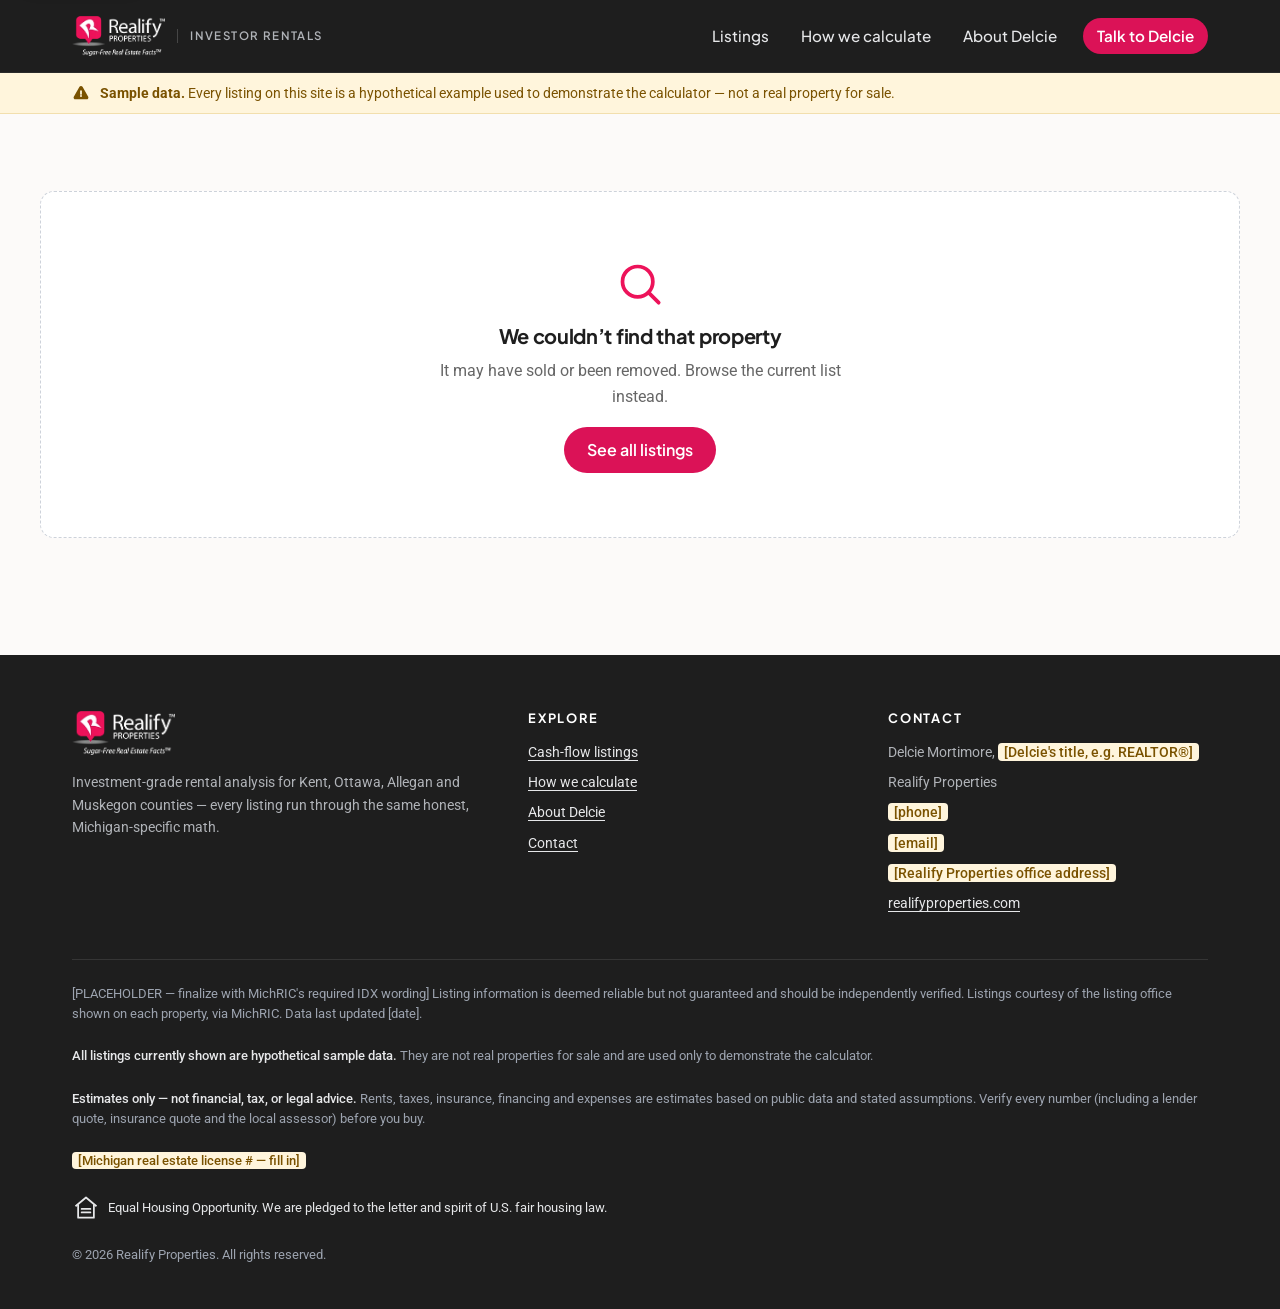
<file: property.html>
<!doctype html>
<html lang="en">
<head>
<meta charset="utf-8">
<meta name="viewport" content="width=device-width, initial-scale=1">
<title>Property cash-flow analysis | Realify Properties</title>
<meta name="description" content="Live cash-flow calculator for a West Michigan rental property: Michigan investor taxes, reserves, financing and pass/fail against $200/door and 8% cash-on-cash.">
<meta name="theme-color" content="#1E1E1E">
<link rel="icon" href="assets/img/favicon.svg" type="image/svg+xml">
<link rel="preconnect" href="https://fonts.googleapis.com">
<link rel="preconnect" href="https://fonts.gstatic.com" crossorigin>
<link rel="stylesheet" href="https://fonts.googleapis.com/css2?family=Plus+Jakarta+Sans:wght@500;600;700;800&family=Roboto:wght@400;500;700&display=swap">
<link rel="stylesheet" href="assets/css/site.css">
</head>
<body data-page="property">
<a class="skip-link" href="#main">Skip to content</a>
<header id="site-header" class="site-header"></header>

<main id="main">
 <div id="prop-root">
  <section class="page-hero" aria-labelledby="p-title">
    <div class="container">
      <nav class="crumbs" aria-label="Breadcrumb"><a href="index.html">Listings</a> <span aria-hidden="true">/</span> <span>Property analysis</span></nav>
      <div class="prop-head">
        <div>
          <h1 id="p-title">Loading property…</h1>
          <p class="addr" id="p-addr"></p>
        </div>
        <div class="price-tag"><div class="v money" id="p-price"></div><div class="k" id="p-price-sub"></div></div>
      </div>
      <div class="prop-badges" id="p-badges"></div>
    </div>
  </section>

  <div class="container">
    <section aria-label="Key numbers"><div class="kpis" id="kpis" aria-live="polite"></div></section>

    <div class="layout-2">
      <!-- Left: the assumptions you can change -->
      <aside aria-labelledby="assump-title">
        <div class="panel sticky">
          <h2 id="assump-title">Your assumptions</h2>
          <p class="sub">Change anything — every number on this page updates instantly.</p>
          <div class="segmented" id="presets" role="group" aria-label="Assumption presets">
            <button type="button" data-preset="default" aria-pressed="true">Default</button>
            <button type="button" data-preset="aggressive" aria-pressed="false">Aggressive</button>
          </div>
          <p class="small muted" id="preset-status" aria-live="polite" style="margin:10px 0 0"></p>
          <div id="controls"></div>
        </div>
      </aside>

      <!-- Right: results -->
      <div>
        <section class="panel" aria-labelledby="verdict-title">
          <h2 id="verdict-title">Does it pass?</h2>
          <p class="sub">Realify lists a property only if it clears <strong>both</strong> bars.</p>
          <div id="verdict" aria-live="polite"></div>
        </section>

        <section class="panel" aria-labelledby="bd-title">
          <h2 id="bd-title">Monthly breakdown</h2>
          <p class="sub" id="loan-line"></p>
          <div class="chart-wrap" id="chart"></div>
          <div class="legend" aria-hidden="true">
            <span><i style="background:#3A3A3A"></i>Rent</span>
            <span><i style="background:#F4A3BF"></i>Operating costs</span>
            <span><i style="background:#ED135A"></i>Mortgage</span>
            <span><i style="background:#0F7B4F"></i>Cash flow</span>
          </div>
          <div class="table-scroll" id="breakdown" style="margin-top:20px"></div>
        </section>

        <section class="callout" id="tax" aria-live="polite" style="margin-top:24px"></section>

        <div id="warnings" style="margin-top:24px" hidden></div>

        <section class="panel" aria-labelledby="rent-title" style="margin-top:24px">
          <h2 id="rent-title">Where the rent numbers come from</h2>
          <p class="sub">We use the unit’s current lease when the listing has one; otherwise HUD’s Fair Market Rent for the ZIP code and bedroom count. Override any unit in “Your assumptions.”</p>
          <div class="table-scroll" id="rent-sources"></div>
        </section>

        <section class="panel" aria-labelledby="about-title">
          <h2 id="about-title">About this property</h2>
          <div class="media" id="p-media" style="position:relative;aspect-ratio:16/9;border-radius:12px;overflow:hidden;margin:12px 0 18px;background:#1E1E1E"></div>
          <dl class="facts-list" id="p-facts"></dl>
          <p id="p-remarks" style="margin-top:18px"></p>
          <p class="attribution small muted" id="p-attrib"></p>
        </section>
      </div>
    </div>
  </div>

  <section class="section" aria-labelledby="lead-title" id="contact">
    <div class="container">
      <div class="lead">
        <div class="lead-inner">
          <div>
            <p class="eyebrow">Next step</p>
            <h2 id="lead-title">Talk to Delcie about this property</h2>
            <p class="lede">Get a second set of eyes on the numbers, the neighborhood and the building itself — before you make an offer.</p>
            <ul class="lead-points">
              <li><svg viewBox="0 0 20 20" fill="currentColor" aria-hidden="true"><path d="M16.7 5.3a1 1 0 010 1.4l-8 8a1 1 0 01-1.4 0l-4-4a1 1 0 111.4-1.4L8 12.6l7.3-7.3a1 1 0 011.4 0z"/></svg>Real rent comps and actual leases</li>
              <li><svg viewBox="0 0 20 20" fill="currentColor" aria-hidden="true"><path d="M16.7 5.3a1 1 0 010 1.4l-8 8a1 1 0 01-1.4 0l-4-4a1 1 0 111.4-1.4L8 12.6l7.3-7.3a1 1 0 011.4 0z"/></svg>Parcel-level tax and rental-certification check</li>
              <li><svg viewBox="0 0 20 20" fill="currentColor" aria-hidden="true"><path d="M16.7 5.3a1 1 0 010 1.4l-8 8a1 1 0 01-1.4 0l-4-4a1 1 0 111.4-1.4L8 12.6l7.3-7.3a1 1 0 011.4 0z"/></svg>Showings and offer strategy</li>
            </ul>
          </div>
          <div id="lead-form"></div>
        </div>
      </div>
    </div>
  </section>
 </div>
</main>

<footer id="site-footer" class="site-footer"></footer>

<script src="assets/config.js"></script>
<script src="data/assumptions.js"></script>
<script src="data/millage.js"></script>
<script src="data/hud-rents.js"></script>
<script src="data/mock-listings.js"></script>
<script src="js/reso-adapter.js"></script>
<script src="js/cashflow.js"></script>
<script src="js/app.js"></script>
<script src="js/ui-leadform.js"></script>
<script src="js/ui-property.js"></script>
</body>
</html>
</file>
<file: assets/css/site.css>
/* =====================================================================
   Realify Investor Site — shared styles
   Brand colors live in the :root block below. Change a color there and
   it updates everywhere on the site.
   ===================================================================== */

:root {
  /* Brand */
  --brand: #ED135A;          /* Realify raspberry — accents, icons, rules */
  --brand-btn: #DB1257;      /* a hair deeper so white button text passes contrast */
  --brand-deep: #C90F4B;     /* hover / link text on white */
  --brand-tint: #FDE7EF;     /* soft pink background */
  --brand-on-dark: #FF4D85;  /* raspberry text on the charcoal header/footer */

  /* Neutrals */
  --ink: #1E1E1E;            /* header/footer, headings */
  --text: #333333;
  --muted: #666666;
  --line: #E4E7EC;
  --line-strong: #CDD2DA;
  --surface: #FFFFFF;
  --surface-2: #F3F5F8;
  --warm: #FCFAF9;

  /* Meaning */
  --pos: #0F7B4F;  --pos-tint: #E7F5EE;
  --neg: #B42318;  --neg-tint: #FDECEA;
  --warn: #7A5200; --warn-tint: #FFF5DC;

  /* Type */
  --font-head: "Plus Jakarta Sans", "Segoe UI", system-ui, sans-serif;
  --font-body: "Roboto", "Segoe UI", system-ui, -apple-system, sans-serif;

  /* Shape */
  --radius: 14px;
  --radius-sm: 8px;
  --shadow-sm: 0 1px 2px rgba(16, 24, 40, .06);
  --shadow: 0 1px 3px rgba(16, 24, 40, .06), 0 8px 24px -12px rgba(16, 24, 40, .14);
  --shadow-lg: 0 2px 6px rgba(16, 24, 40, .06), 0 24px 48px -20px rgba(16, 24, 40, .25);
  --maxw: 1200px;
  --gutter: clamp(16px, 4vw, 32px);
  color-scheme: light;
}

/* ---------- Base ---------- */
*, *::before, *::after { box-sizing: border-box; }
html { -webkit-text-size-adjust: 100%; scroll-behavior: smooth; }
@media (prefers-reduced-motion: reduce) { html { scroll-behavior: auto; } *, *::before, *::after { transition: none !important; animation: none !important; } }
body {
  margin: 0; background: var(--warm); color: var(--text);
  font: 400 16px/1.6 var(--font-body);
  -webkit-font-smoothing: antialiased; overflow-x: hidden;
}
img, svg { max-width: 100%; display: block; }
h1, h2, h3, h4 { font-family: var(--font-head); color: var(--ink); line-height: 1.2; margin: 0 0 .5em; letter-spacing: -0.015em; }
h1 { font-size: clamp(2rem, 4.5vw, 3.25rem); font-weight: 800; letter-spacing: -0.025em; }
h2 { font-size: clamp(1.4rem, 2.6vw, 1.9rem); font-weight: 700; }
h3 { font-size: 1.15rem; font-weight: 700; }
p { margin: 0 0 1em; }
a { color: var(--brand-deep); text-underline-offset: 3px; }
a:hover { color: var(--ink); }
.num, .money { font-variant-numeric: tabular-nums; font-feature-settings: "tnum" 1; }
.muted { color: var(--muted); }
.small { font-size: .875rem; }
.visually-hidden { position: absolute !important; width: 1px; height: 1px; padding: 0; margin: -1px; overflow: hidden; clip: rect(0 0 0 0); white-space: nowrap; border: 0; }

:focus-visible { outline: 3px solid var(--brand); outline-offset: 2px; border-radius: 4px; }
.skip-link { position: absolute; left: 12px; top: -60px; z-index: 100; background: var(--surface); color: var(--ink); padding: 10px 16px; border-radius: var(--radius-sm); font-weight: 600; box-shadow: var(--shadow); }
.skip-link:focus { top: 12px; }

.container { width: 100%; max-width: var(--maxw); margin: 0 auto; padding: 0 var(--gutter); }
.section { padding: clamp(40px, 6vw, 80px) 0; }
.eyebrow { font: 700 .75rem/1 var(--font-head); letter-spacing: .14em; text-transform: uppercase; color: var(--brand-deep); margin-bottom: 14px; display: inline-flex; align-items: center; gap: 8px; }
.eyebrow::before { content: ""; width: 22px; height: 2px; background: var(--brand); border-radius: 2px; }
.lede { font-size: 1.125rem; color: var(--muted); max-width: 62ch; }

/* ---------- Header ---------- */
.site-header { background: var(--ink); color: #fff; position: sticky; top: 0; z-index: 50; border-bottom: 1px solid rgba(255,255,255,.06); }
.site-header .bar { display: flex; align-items: center; justify-content: space-between; gap: 16px; min-height: 72px; }
.brand-link { display: inline-flex; align-items: center; gap: 12px; color: #fff; text-decoration: none; }
.brand-link img { height: 40px; width: auto; }
.brand-link .tag { font: 600 .72rem/1.2 var(--font-head); letter-spacing: .12em; text-transform: uppercase; color: #B0B3B8; border-left: 1px solid rgba(255,255,255,.18); padding-left: 12px; }
.nav { display: flex; align-items: center; gap: 4px; }
.nav a { color: #E6E7E9; text-decoration: none; font: 500 .95rem/1 var(--font-head); padding: 10px 14px; border-radius: 999px; }
.nav a:hover { color: #fff; background: rgba(255,255,255,.07); }
.nav a[aria-current="page"] { color: #fff; box-shadow: inset 0 -2px 0 var(--brand); border-radius: 0; }
.nav a.nav-cta { background: var(--brand-btn); color: #fff; margin-left: 8px; font-weight: 600; }
.nav a.nav-cta:hover { background: var(--brand-deep); }
.nav-toggle { display: none; background: transparent; border: 1px solid rgba(255,255,255,.25); color: #fff; border-radius: 10px; padding: 8px 10px; cursor: pointer; }
.nav-toggle svg { width: 22px; height: 22px; }
@media (max-width: 860px) {
  .brand-link .tag { display: none; }
  .nav-toggle { display: inline-flex; }
  .nav { display: none; position: absolute; left: 0; right: 0; top: 100%; background: var(--ink); flex-direction: column; align-items: stretch; padding: 8px var(--gutter) 20px; border-bottom: 1px solid rgba(255,255,255,.08); }
  .nav.open { display: flex; }
  .nav a { padding: 14px 8px; border-radius: 8px; }
  .nav a[aria-current="page"] { box-shadow: inset 3px 0 0 var(--brand); padding-left: 14px; }
  .nav a.nav-cta { margin: 8px 0 0; text-align: center; padding: 14px; }
}

/* ---------- Mock data ribbon (site-wide) ---------- */
.mock-strip { background: var(--warn-tint); color: var(--warn); border-bottom: 1px solid #F2DFAE; font-size: .875rem; }
.mock-strip .container { padding-top: 9px; padding-bottom: 9px; display: flex; gap: 10px; align-items: center; }
.mock-strip svg { width: 18px; height: 18px; flex: none; }

/* ---------- Footer ---------- */
.site-footer { background: var(--ink); color: #B0B3B8; font-size: .875rem; margin-top: 40px; }
.site-footer .top { display: grid; grid-template-columns: 1.3fr 1fr 1fr; gap: 40px; padding: 56px 0 36px; }
.site-footer img.logo { height: 44px; width: auto; margin-bottom: 16px; }
.site-footer h2 { color: #fff; font-size: .8rem; letter-spacing: .14em; text-transform: uppercase; margin-bottom: 14px; }
.site-footer a { color: #E6E7E9; }
.site-footer a:hover { color: var(--brand-on-dark); }
.site-footer ul { list-style: none; margin: 0; padding: 0; }
.site-footer li { margin-bottom: 8px; }
.site-footer .legal { border-top: 1px solid rgba(255,255,255,.1); padding: 24px 0 32px; display: grid; gap: 10px; color: #9CA3AF; font-size: .8rem; line-height: 1.55; }
.site-footer .legal strong { color: #E6E7E9; font-weight: 500; }
.site-footer .eho { display: inline-flex; align-items: center; gap: 8px; color: #E6E7E9; }
.site-footer .eho svg { width: 28px; height: 28px; }
@media (max-width: 760px) { .site-footer .top { grid-template-columns: 1fr; gap: 28px; } }

/* ---------- Buttons & form controls ---------- */
.btn { display: inline-flex; align-items: center; justify-content: center; gap: 8px; font: 600 1rem/1 var(--font-head); padding: 14px 22px; border-radius: 999px; border: 1px solid transparent; cursor: pointer; text-decoration: none; transition: background .15s, color .15s, border-color .15s, transform .15s; }
.btn-primary { background: var(--brand-btn); color: #fff; }
.btn-primary:hover { background: var(--brand-deep); color: #fff; }
.btn-ghost { background: transparent; color: var(--ink); border-color: var(--line-strong); }
.btn-ghost:hover { border-color: var(--ink); color: var(--ink); }
.btn-light { background: #fff; color: var(--ink); }
.btn-light:hover { background: var(--brand-tint); color: var(--ink); }
.btn[disabled] { opacity: .6; cursor: progress; }
.btn svg { width: 18px; height: 18px; }

label, .label { font: 600 .82rem/1.3 var(--font-head); color: var(--ink); letter-spacing: .01em; }
input[type="text"], input[type="email"], input[type="tel"], input[type="number"], select, textarea {
  width: 100%; font: 400 1rem/1.4 var(--font-body); color: var(--ink); background: var(--surface);
  border: 1px solid var(--line-strong); border-radius: 10px; padding: 11px 12px; min-height: 46px;
}
textarea { min-height: 110px; resize: vertical; }
select { appearance: none; -webkit-appearance: none; padding-right: 36px;
  background-image: url("data:image/svg+xml,%3Csvg xmlns='http://www.w3.org/2000/svg' viewBox='0 0 20 20' fill='%23666'%3E%3Cpath d='M5.3 7.3a1 1 0 011.4 0L10 10.6l3.3-3.3a1 1 0 111.4 1.4l-4 4a1 1 0 01-1.4 0l-4-4a1 1 0 010-1.4z'/%3E%3C/svg%3E");
  background-repeat: no-repeat; background-position: right 10px center; background-size: 18px; }
input:focus-visible, select:focus-visible, textarea:focus-visible { outline: 3px solid rgba(237,19,90,.35); outline-offset: 0; border-color: var(--brand); }
input[aria-invalid="true"], select[aria-invalid="true"], textarea[aria-invalid="true"] { border-color: var(--neg); background: #FFFBFA; }
.field { display: grid; gap: 6px; }
.field .hint { font-size: .8rem; color: var(--muted); }
.field .err { font-size: .8rem; color: var(--neg); min-height: 0; }

/* Toggle switch (checkbox) */
.switch { display: inline-flex; align-items: center; gap: 10px; cursor: pointer; font: 500 .92rem/1.3 var(--font-head); color: var(--ink); }
.switch input { position: absolute; opacity: 0; width: 1px; height: 1px; }
.switch .track { width: 44px; height: 26px; border-radius: 999px; background: var(--line-strong); position: relative; flex: none; transition: background .15s; }
.switch .track::after { content: ""; position: absolute; top: 3px; left: 3px; width: 20px; height: 20px; border-radius: 50%; background: #fff; box-shadow: 0 1px 3px rgba(0,0,0,.25); transition: transform .15s; }
.switch input:checked + .track { background: var(--brand-btn); }
.switch input:checked + .track::after { transform: translateX(18px); }
.switch input:focus-visible + .track { outline: 3px solid var(--brand); outline-offset: 2px; }

/* Segmented control (presets) */
.segmented { display: inline-flex; background: var(--surface-2); border: 1px solid var(--line); border-radius: 999px; padding: 4px; gap: 2px; flex-wrap: wrap; }
.segmented button { font: 600 .88rem/1 var(--font-head); color: var(--muted); background: transparent; border: 0; padding: 9px 14px; border-radius: 999px; cursor: pointer; }
.segmented button:hover { color: var(--ink); }
.segmented button[aria-pressed="true"] { background: var(--surface); color: var(--ink); box-shadow: var(--shadow-sm), inset 0 0 0 1px var(--line); }
.segmented button[aria-pressed="true"]::before { content: ""; display: inline-block; width: 7px; height: 7px; border-radius: 50%; background: var(--brand); margin-right: 7px; vertical-align: 1px; }

/* ---------- Hero ---------- */
.hero { position: relative; background: var(--ink); color: #fff; overflow: hidden; }
.hero::before { content: ""; position: absolute; inset: 0; background:
  radial-gradient(60% 80% at 85% 0%, rgba(237,19,90,.28), transparent 60%),
  radial-gradient(40% 60% at 0% 100%, rgba(237,19,90,.10), transparent 70%); pointer-events: none; }
.hero::after { content: ""; position: absolute; inset: 0; opacity: .07; pointer-events: none;
  background-image: linear-gradient(rgba(255,255,255,.6) 1px, transparent 1px), linear-gradient(90deg, rgba(255,255,255,.6) 1px, transparent 1px);
  background-size: 48px 48px; mask-image: linear-gradient(180deg, #000, transparent 85%); -webkit-mask-image: linear-gradient(180deg, #000, transparent 85%); }
.hero .container { position: relative; z-index: 1; padding-top: clamp(48px, 8vw, 96px); padding-bottom: clamp(40px, 6vw, 72px); }
.hero h1 { color: #fff; max-width: 17ch; }
.hero h1 em { font-style: normal; color: var(--brand-on-dark); }
.hero .lede { color: #C9CCD1; }
.hero .eyebrow { color: var(--brand-on-dark); }
.hero-stats { display: grid; grid-template-columns: repeat(4, minmax(0, 1fr)); gap: 1px; margin-top: 40px; background: rgba(255,255,255,.1); border: 1px solid rgba(255,255,255,.1); border-radius: var(--radius); overflow: hidden; }
.hero-stat { background: rgba(30,30,30,.92); padding: 20px 22px; }
.hero-stat .v { font: 700 clamp(1.5rem, 3vw, 2.1rem)/1.1 var(--font-head); color: #fff; font-variant-numeric: tabular-nums; }
.hero-stat .k { font-size: .82rem; color: #B0B3B8; margin-top: 6px; }
@media (max-width: 760px) { .hero-stats { grid-template-columns: repeat(2, minmax(0, 1fr)); } }
.page-hero { background: var(--ink); color: #fff; position: relative; overflow: hidden; }
.page-hero::before { content: ""; position: absolute; inset: 0; background: radial-gradient(50% 90% at 100% 0%, rgba(237,19,90,.25), transparent 60%); }
.page-hero .container { position: relative; padding-top: clamp(40px, 6vw, 72px); padding-bottom: clamp(36px, 5vw, 56px); }
.page-hero h1 { color: #fff; font-size: clamp(1.9rem, 4vw, 2.8rem); }
.page-hero .lede { color: #C9CCD1; }
.page-hero .eyebrow { color: var(--brand-on-dark); }

/* ---------- Filters ---------- */
.filters { background: var(--surface); border: 1px solid var(--line); border-radius: var(--radius); box-shadow: var(--shadow); padding: 20px; margin-top: -36px; position: relative; z-index: 2; }
.filters-grid { display: grid; grid-template-columns: repeat(6, minmax(0, 1fr)); gap: 14px; }
.filters-grid .span-2 { grid-column: span 2; }
.price-pair { display: grid; grid-template-columns: 1fr auto 1fr; align-items: center; gap: 6px; }
.price-pair span { color: var(--muted); }
.filters-row { display: flex; flex-wrap: wrap; align-items: center; justify-content: space-between; gap: 14px 24px; margin-top: 18px; padding-top: 18px; border-top: 1px solid var(--line); }
.filters-row .group { display: flex; flex-wrap: wrap; align-items: center; gap: 12px 18px; }
.link-btn { background: none; border: 0; color: var(--brand-deep); font: 600 .9rem/1 var(--font-head); cursor: pointer; padding: 8px 4px; text-decoration: underline; text-underline-offset: 3px; }
@media (max-width: 1000px) { .filters-grid { grid-template-columns: repeat(3, minmax(0, 1fr)); } }
@media (max-width: 560px) { .filters-grid { grid-template-columns: repeat(2, minmax(0, 1fr)); } .filters { padding: 16px; } }

.results-head { display: flex; flex-wrap: wrap; align-items: baseline; justify-content: space-between; gap: 8px 16px; margin: 36px 0 18px; }
.results-head h2 { margin: 0; font-size: 1.35rem; }
.results-head p { margin: 0; }

/* ---------- Listing cards ---------- */
.cards { display: grid; grid-template-columns: repeat(auto-fill, minmax(320px, 1fr)); gap: 24px; }
@media (max-width: 380px) { .cards { grid-template-columns: 1fr; } }
.card { background: var(--surface); border: 1px solid var(--line); border-radius: var(--radius); overflow: hidden; box-shadow: var(--shadow-sm); display: flex; flex-direction: column; position: relative; transition: box-shadow .2s, transform .2s, border-color .2s; }
.card:hover { box-shadow: var(--shadow-lg); transform: translateY(-2px); border-color: var(--line-strong); }
.card:focus-within { box-shadow: var(--shadow-lg); }
.card .media { position: relative; aspect-ratio: 16 / 9; background: var(--ink); overflow: hidden; }
.card .media svg, .card .media img { width: 100%; height: 100%; object-fit: cover; }
.ribbon { position: absolute; top: 14px; left: -34px; transform: rotate(-45deg); background: var(--warn-tint); color: var(--warn); font: 800 .62rem/1 var(--font-head); letter-spacing: .14em; padding: 6px 40px; box-shadow: 0 2px 6px rgba(0,0,0,.2); }
.grade { position: absolute; top: 12px; right: 12px; width: 44px; height: 44px; border-radius: 12px; display: grid; place-items: center; font: 800 1.25rem/1 var(--font-head); color: #fff; box-shadow: 0 4px 12px rgba(0,0,0,.25); }
.grade small { display: block; font-size: .5rem; letter-spacing: .1em; font-weight: 700; opacity: .9; }
.grade-A { background: #0F7B4F; } .grade-B { background: #2F6F8F; } .grade-C { background: #8A5A00; } .grade-D { background: #6B6F76; } .grade-F { background: #9B1C1C; }
.card .type-pill { position: absolute; left: 12px; bottom: 12px; background: rgba(255,255,255,.95); color: var(--ink); font: 600 .75rem/1 var(--font-head); padding: 7px 10px; border-radius: 999px; }
.card .body { padding: 18px 20px 20px; display: flex; flex-direction: column; gap: 14px; flex: 1; }
.card .price-row { display: flex; align-items: baseline; justify-content: space-between; gap: 10px; }
.card .price { font: 700 1.35rem/1.1 var(--font-head); color: var(--ink); }
.card .facts { font-size: .85rem; color: var(--muted); white-space: nowrap; }
.card h3 { font-size: 1rem; margin: 2px 0 0; font-weight: 600; }
.card h3 a { color: var(--ink); text-decoration: none; }
.card h3 a::after { content: ""; position: absolute; inset: 0; z-index: 1; } /* whole card is clickable */
.card h3 a:focus-visible { outline: none; }
.card h3 a:focus-visible::after { outline: 3px solid var(--brand); outline-offset: -3px; border-radius: var(--radius); }
.card .where { font-size: .88rem; color: var(--muted); margin: 0; }
.cf-hero { background: var(--surface-2); border-radius: 12px; padding: 14px 16px; display: flex; align-items: flex-end; justify-content: space-between; gap: 10px; }
.cf-hero .label { font-size: .72rem; letter-spacing: .1em; text-transform: uppercase; color: var(--muted); }
.cf-hero .big { font: 800 1.9rem/1 var(--font-head); letter-spacing: -0.02em; }
.cf-hero .big small { font-size: .9rem; font-weight: 600; color: var(--muted); letter-spacing: 0; }
.pos { color: var(--pos); } .neg { color: var(--neg); }
.metrics { display: grid; grid-template-columns: repeat(3, 1fr); gap: 8px; margin: 0; }
.metrics div { min-width: 0; }
.metrics dt { font-size: .72rem; color: var(--muted); letter-spacing: .02em; }
.metrics dd { margin: 2px 0 0; font: 700 1rem/1.2 var(--font-head); color: var(--ink); font-variant-numeric: tabular-nums; }
.chips { display: flex; flex-wrap: wrap; gap: 6px; }
.chip { display: inline-flex; align-items: center; gap: 5px; font: 600 .75rem/1 var(--font-head); padding: 6px 9px; border-radius: 999px; border: 1px solid transparent; }
.chip svg { width: 13px; height: 13px; }
.chip-pass { background: var(--pos-tint); color: var(--pos); }
.chip-fail { background: var(--surface-2); color: var(--muted); border-color: var(--line); }
.chip-warn { background: var(--warn-tint); color: var(--warn); }
.attribution { font-size: .75rem; color: var(--muted); border-top: 1px solid var(--line); padding-top: 12px; margin-top: auto; }

.empty { text-align: center; padding: 64px 24px; background: var(--surface); border: 1px dashed var(--line-strong); border-radius: var(--radius); }
.empty svg { width: 56px; height: 56px; margin: 0 auto 12px; color: var(--brand); }
.empty h3 { font-size: 1.25rem; }
.empty p { color: var(--muted); max-width: 46ch; margin: 0 auto 18px; }

.notice { border-radius: 12px; padding: 14px 16px; font-size: .92rem; border: 1px solid; }
.notice-warn { background: var(--warn-tint); color: var(--warn); border-color: #F2DFAE; }
.notice-info { background: var(--surface-2); color: var(--text); border-color: var(--line); }
.notice-error { background: var(--neg-tint); color: var(--neg); border-color: #F5C2BD; }
.notice-ok { background: var(--pos-tint); color: var(--pos); border-color: #BFE3D0; }
.notice ul { margin: 6px 0 0; padding-left: 20px; }

/* ---------- Property page ---------- */
.crumbs { font-size: .85rem; color: #B0B3B8; margin-bottom: 18px; }
.crumbs a { color: #E6E7E9; }
.prop-head { display: grid; grid-template-columns: 1fr auto; gap: 24px; align-items: end; }
.prop-head .addr { color: #C9CCD1; margin: 0; font-size: 1.05rem; }
.prop-head .price-tag { text-align: right; }
.prop-head .price-tag .v { font: 800 clamp(1.8rem, 3.5vw, 2.6rem)/1 var(--font-head); color: #fff; }
.prop-head .price-tag .k { color: #B0B3B8; font-size: .85rem; margin-top: 6px; }
.prop-badges { display: flex; flex-wrap: wrap; gap: 8px; margin-top: 18px; }
.prop-badges .chip { background: rgba(255,255,255,.08); color: #E6E7E9; border-color: rgba(255,255,255,.14); }
.prop-badges .chip.mock { background: var(--warn-tint); color: var(--warn); border-color: transparent; }
@media (max-width: 700px) { .prop-head { grid-template-columns: 1fr; } .prop-head .price-tag { text-align: left; } }

.kpis { display: grid; grid-template-columns: repeat(5, minmax(0, 1fr)); gap: 0; background: var(--surface); border: 1px solid var(--line); border-radius: var(--radius); box-shadow: var(--shadow); margin-top: -32px; position: relative; z-index: 2; overflow: hidden; }
.kpi { padding: 20px 22px; border-right: 1px solid var(--line); min-width: 0; }
.kpi:last-child { border-right: 0; }
.kpi .k { font-size: .75rem; letter-spacing: .06em; text-transform: uppercase; color: var(--muted); font-weight: 500; }
.kpi .v { font: 800 clamp(1.3rem, 2.4vw, 1.8rem)/1.15 var(--font-head); color: var(--ink); margin-top: 6px; font-variant-numeric: tabular-nums; }
.kpi .s { font-size: .8rem; margin-top: 4px; }
.kpi.feature { background: linear-gradient(180deg, var(--brand-tint), #fff 85%); }
@media (max-width: 900px) { .kpis { grid-template-columns: repeat(2, minmax(0, 1fr)); } .kpi { border-bottom: 1px solid var(--line); } .kpi.feature { grid-column: 1 / -1; } }

.layout-2 { display: grid; grid-template-columns: minmax(0, 380px) minmax(0, 1fr); gap: 28px; align-items: start; margin-top: 32px; }
@media (max-width: 980px) { .layout-2 { grid-template-columns: 1fr; } }
.panel { background: var(--surface); border: 1px solid var(--line); border-radius: var(--radius); box-shadow: var(--shadow-sm); padding: 22px; }
.panel + .panel { margin-top: 24px; }
.panel h2 { font-size: 1.2rem; margin-bottom: 4px; }
.panel .sub { color: var(--muted); font-size: .9rem; margin-bottom: 18px; }
.sticky { position: sticky; top: 92px; }
@media (max-width: 980px) { .sticky { position: static; } }

.assump-group { border-top: 1px solid var(--line); padding-top: 16px; margin-top: 16px; }
.assump-group > h3 { font-size: .78rem; letter-spacing: .12em; text-transform: uppercase; color: var(--muted); margin-bottom: 12px; }
.ctl { display: grid; grid-template-columns: 1fr 104px; gap: 6px 12px; align-items: center; margin-bottom: 14px; }
.ctl label { grid-column: 1 / 2; }
.ctl .numwrap { grid-column: 2; grid-row: 1 / 3; position: relative; }
.ctl .numwrap input { padding-right: 30px; text-align: right; min-height: 40px; padding-top: 8px; padding-bottom: 8px; font-variant-numeric: tabular-nums; }
.ctl .numwrap .unit { position: absolute; right: 10px; top: 50%; transform: translateY(-50%); color: var(--muted); font-size: .85rem; pointer-events: none; }
.ctl .numwrap.prefix input { padding-left: 22px; padding-right: 10px; }
.ctl .numwrap.prefix .unit { left: 10px; right: auto; }
.ctl input[type="range"] { grid-column: 1 / 2; width: 100%; accent-color: var(--brand-btn); height: 24px; margin: 0; }
.unit-rents .ctl { grid-template-columns: 1fr 120px; }

table.breakdown { width: 100%; border-collapse: collapse; font-size: .95rem; }
.breakdown th, .breakdown td { padding: 10px 6px; border-bottom: 1px solid var(--line); text-align: left; }
.breakdown td.num, .breakdown th.num { text-align: right; white-space: nowrap; }
.breakdown thead th { font: 600 .72rem/1 var(--font-head); letter-spacing: .1em; text-transform: uppercase; color: var(--muted); }
.breakdown tr.sub td { color: var(--muted); padding-left: 18px; }
.breakdown tr.total td { font-weight: 700; color: var(--ink); border-bottom: 2px solid var(--ink); }
.breakdown tr.grand td { font: 800 1.15rem/1.2 var(--font-head); border-bottom: 0; padding-top: 14px; }
.breakdown tr.section td { font: 700 .72rem/1 var(--font-head); letter-spacing: .12em; text-transform: uppercase; color: var(--brand-deep); padding-top: 18px; border-bottom: 0; }
.table-scroll { overflow-x: auto; }

.chart-wrap { margin-top: 8px; }
.chart-wrap svg { width: 100%; height: auto; overflow: visible; }
.chart-wrap text { font-family: var(--font-body); }
.legend { display: flex; flex-wrap: wrap; gap: 14px; font-size: .8rem; color: var(--muted); margin-top: 8px; }
.legend i { display: inline-block; width: 10px; height: 10px; border-radius: 3px; margin-right: 6px; vertical-align: -1px; }

.callout { border-radius: var(--radius); background: var(--surface); border: 1px solid var(--line); padding: 22px; position: relative; overflow: hidden; }
.callout::before { content: ""; position: absolute; left: 0; top: 0; bottom: 0; width: 4px; background: var(--brand); }
.tax-compare { display: grid; grid-template-columns: 1fr auto 1fr; gap: 16px; align-items: center; margin: 14px 0; }
.tax-compare .box { background: var(--surface-2); border-radius: 12px; padding: 14px 16px; }
.tax-compare .box.after { background: var(--brand-tint); }
.tax-compare .k { font-size: .78rem; color: var(--muted); }
.tax-compare .v { font: 800 1.4rem/1.2 var(--font-head); color: var(--ink); font-variant-numeric: tabular-nums; }
.tax-compare .arrow { color: var(--brand); }
.tax-compare .arrow svg { width: 28px; height: 28px; }
@media (max-width: 560px) { .tax-compare { grid-template-columns: 1fr; } .tax-compare .arrow { transform: rotate(90deg); justify-self: center; } }

.verdict { display: grid; grid-template-columns: 1fr 1fr; gap: 12px; }
.verdict .item { border-radius: 12px; padding: 14px 16px; border: 1px solid var(--line); }
.verdict .item.ok { background: var(--pos-tint); border-color: #BFE3D0; }
.verdict .item.no { background: var(--neg-tint); border-color: #F5C2BD; }
.verdict .k { font-size: .8rem; color: var(--muted); }
.verdict .v { font: 700 1.1rem/1.3 var(--font-head); color: var(--ink); }
@media (max-width: 560px) { .verdict { grid-template-columns: 1fr; } }

.facts-list { display: grid; grid-template-columns: repeat(auto-fill, minmax(150px, 1fr)); gap: 14px 20px; margin: 0; }
.facts-list dt { font-size: .75rem; color: var(--muted); }
.facts-list dd { margin: 2px 0 0; font-weight: 600; color: var(--ink); font-variant-numeric: tabular-nums; }

/* ---------- Lead form ---------- */
.lead { background: var(--ink); color: #fff; border-radius: calc(var(--radius) + 6px); overflow: hidden; position: relative; }
.lead::before { content: ""; position: absolute; inset: 0; background: radial-gradient(70% 90% at 100% 0%, rgba(237,19,90,.3), transparent 60%); pointer-events: none; }
.lead-inner { position: relative; display: grid; grid-template-columns: minmax(0, .9fr) minmax(0, 1.4fr); gap: 40px; padding: clamp(24px, 4vw, 48px); }
.lead h2 { color: #fff; }
.lead .lede { color: #C9CCD1; font-size: 1rem; }
.lead .eyebrow { color: var(--brand-on-dark); }
.lead-points { list-style: none; padding: 0; margin: 20px 0 0; display: grid; gap: 12px; color: #E6E7E9; font-size: .95rem; }
.lead-points li { display: flex; gap: 10px; }
.lead-points svg { width: 20px; height: 20px; color: var(--brand-on-dark); flex: none; margin-top: 2px; }
.lead form { background: var(--surface); color: var(--text); border-radius: var(--radius); padding: clamp(18px, 3vw, 28px); display: grid; grid-template-columns: 1fr 1fr; gap: 16px; }
.lead form .full { grid-column: 1 / -1; }
.lead form .about-prop { grid-column: 1 / -1; background: var(--brand-tint); border-radius: 10px; padding: 10px 14px; font-size: .88rem; color: var(--ink); }
.req { color: var(--brand-deep); }
.hp { position: absolute !important; left: -10000px !important; width: 1px; height: 1px; overflow: hidden; }
.form-status { grid-column: 1 / -1; }
.form-status:empty { display: none; }
.form-foot { grid-column: 1 / -1; display: flex; flex-wrap: wrap; align-items: center; justify-content: space-between; gap: 12px; }
.form-foot p { margin: 0; font-size: .78rem; color: var(--muted); max-width: 42ch; }
@media (max-width: 860px) { .lead-inner { grid-template-columns: 1fr; gap: 24px; } }
@media (max-width: 560px) { .lead form { grid-template-columns: 1fr; } }

/* ---------- Article pages (method, about) ---------- */
.prose { max-width: 72ch; }
.prose h2 { margin-top: 1.8em; }
.prose h3 { margin-top: 1.4em; }
.prose ul, .prose ol { padding-left: 1.3em; }
.prose li { margin-bottom: .4em; }
.toc { position: sticky; top: 96px; font-size: .9rem; }
.toc h2 { font-size: .78rem; letter-spacing: .12em; text-transform: uppercase; color: var(--muted); }
.toc ol { list-style: none; margin: 0; padding: 0; border-left: 2px solid var(--line); }
.toc a { display: block; padding: 6px 0 6px 14px; color: var(--text); text-decoration: none; margin-left: -2px; border-left: 2px solid transparent; }
.toc a:hover { color: var(--brand-deep); border-left-color: var(--brand); }
.article-grid { display: grid; grid-template-columns: 220px minmax(0, 1fr); gap: 56px; }
@media (max-width: 900px) { .article-grid { grid-template-columns: 1fr; } .toc { position: static; } }
.step { display: grid; grid-template-columns: 44px minmax(0, 1fr); gap: 18px; padding: 28px 0; border-top: 1px solid var(--line); }
.step:first-of-type { border-top: 0; }
.step .n { width: 44px; height: 44px; border-radius: 12px; background: var(--brand-tint); color: var(--brand-deep); display: grid; place-items: center; font: 800 1.1rem/1 var(--font-head); }
.step h2 { margin-top: 6px; font-size: 1.35rem; }
.formula { font-family: ui-monospace, "SF Mono", Menlo, Consolas, monospace; font-size: .88rem; background: var(--surface-2); border: 1px solid var(--line); border-radius: 10px; padding: 12px 14px; overflow-x: auto; color: var(--ink); white-space: pre-wrap; }
.data-table { width: 100%; border-collapse: collapse; font-size: .92rem; background: var(--surface); border: 1px solid var(--line); border-radius: 12px; overflow: hidden; }
.data-table th, .data-table td { padding: 10px 12px; border-bottom: 1px solid var(--line); text-align: left; vertical-align: top; }
.data-table thead th { background: var(--surface-2); font: 600 .75rem/1.2 var(--font-head); letter-spacing: .06em; text-transform: uppercase; color: var(--muted); }
.data-table td.num, .data-table th.num { text-align: right; font-variant-numeric: tabular-nums; }
.data-table tr:last-child td { border-bottom: 0; }

.feature-grid { display: grid; grid-template-columns: repeat(3, minmax(0, 1fr)); gap: 20px; }
.feature { background: var(--surface); border: 1px solid var(--line); border-radius: var(--radius); padding: 24px; }
.feature .ico { width: 44px; height: 44px; border-radius: 12px; background: var(--brand-tint); color: var(--brand-deep); display: grid; place-items: center; margin-bottom: 14px; }
.feature .ico svg { width: 22px; height: 22px; }
.feature h3 { margin-bottom: 6px; }
.feature p { color: var(--muted); margin: 0; font-size: .95rem; }
@media (max-width: 860px) { .feature-grid { grid-template-columns: 1fr; } }
.placeholder { background: var(--warn-tint); color: var(--warn); padding: 1px 6px; border-radius: 4px; font-weight: 500; }
.bio { display: grid; grid-template-columns: 280px minmax(0, 1fr); gap: 48px; align-items: start; }
.portrait { aspect-ratio: 4 / 5; border-radius: var(--radius); background: linear-gradient(160deg, #2a2a2a, var(--ink)); display: grid; place-items: center; color: #9CA3AF; text-align: center; padding: 20px; font-size: .9rem; position: relative; overflow: hidden; }
.portrait::after { content: ""; position: absolute; inset: auto 0 0 0; height: 4px; background: var(--brand); }
@media (max-width: 760px) { .bio { grid-template-columns: 1fr; } .portrait { max-width: 260px; } }

.loading { padding: 80px 0; text-align: center; color: var(--muted); }
.spinner { width: 28px; height: 28px; border-radius: 50%; border: 3px solid var(--line); border-top-color: var(--brand); margin: 0 auto 12px; animation: spin .8s linear infinite; }
@keyframes spin { to { transform: rotate(360deg); } }

@media print { .site-header, .site-footer, .lead, .mock-strip, .filters { display: none !important; } body { background: #fff; } }
</file>
